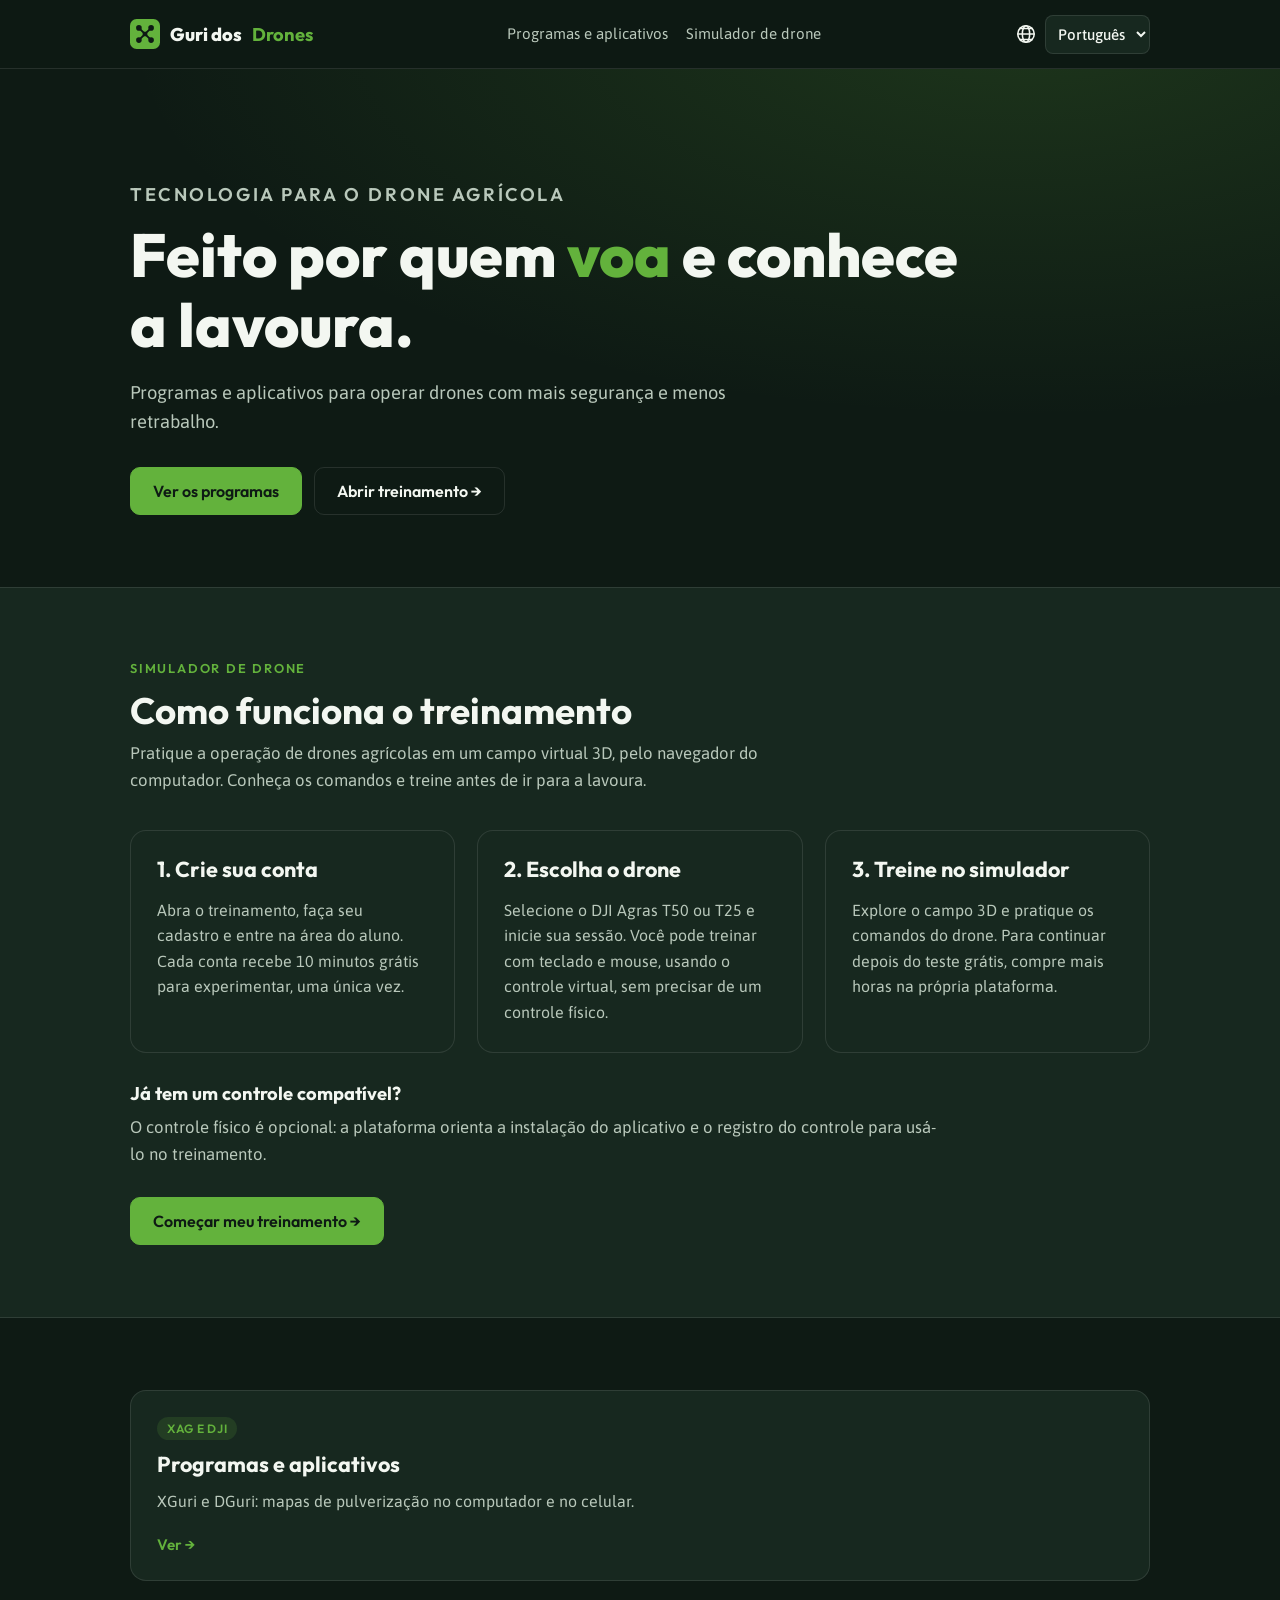
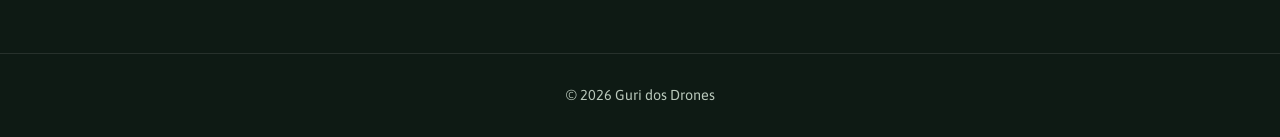
<file: index.html>
<!DOCTYPE html>
<html lang="pt-BR">
<head>
<meta charset="utf-8">
<meta name="viewport" content="width=device-width, initial-scale=1">
<title>Guri dos Drones</title>
<meta name="description" content="Programas e aplicativos para quem trabalha com drones agrícolas: XGuri e DGuri.">
<meta name="theme-color" content="#0E1A14">
<link rel="icon" href="assets/logo.svg" type="image/svg+xml">
<link rel="preconnect" href="https://fonts.googleapis.com">
<link rel="preconnect" href="https://fonts.gstatic.com" crossorigin>
<link rel="stylesheet" href="https://fonts.googleapis.com/css2?family=Outfit:wght@600;700;800&family=Asap:wght@400;500;600&display=swap">
<link rel="stylesheet" href="css/site.css">
<script defer src="idiomas-dados.js"></script>
<script defer src="idiomas.js"></script>
</head>
<body>
<header class="topo">
  <div class="env">
    <a class="marca" href="index.html"><img src="assets/logo.svg" alt="">Guri dos <b>Drones</b></a>
    <nav class="menu"><a href="programas.html">Programas e aplicativos</a><a href="https://guridosdrones-treinamento.web.app/">Simulador de drone</a></nav>
    <label class="idioma">
      <svg viewBox="0 0 24 24" width="22" height="22" fill="none" stroke="currentColor" stroke-width="1.7" aria-hidden="true"><circle cx="12" cy="12" r="9"/><ellipse cx="12" cy="12" rx="4" ry="9"/><path d="M3 12h18M5 6h14M5 18h14"/></svg>
      <select id="idioma" aria-label="Escolher idioma" title="Escolher idioma"><option value="pt" lang="pt-BR">Português</option><option value="en" lang="en">English</option><option value="es" lang="es">Español</option></select>
    </label>
  </div>
</header>
<div class="hero">
  <div class="env">
    <p class="olho">Tecnologia para o drone agrícola</p>
    <h1>Feito por quem <em>voa</em> e conhece a lavoura.</h1>
    <p>Programas e aplicativos para operar drones com mais segurança e menos retrabalho.</p>
    <div class="botoes">
      <a class="btn btn--cheio" href="programas.html">Ver os programas</a>
      <a class="btn" href="https://guridosdrones-treinamento.web.app/">Abrir treinamento →</a>
    </div>
  </div>
</div>
<section class="faixa treinamento-inicio" id="treinamento" aria-labelledby="titulo-treinamento">
  <div class="env">
    <p class="olho">Simulador de drone</p>
    <h2 id="titulo-treinamento">Como funciona o treinamento</h2>
    <p class="sub">Pratique a operação de drones agrícolas em um campo virtual 3D, pelo navegador do computador. Conheça os comandos e treine antes de ir para a lavoura.</p>
    <div class="grade">
      <article class="cartao"><h3>1. Crie sua conta</h3><p>Abra o treinamento, faça seu cadastro e entre na área do aluno. Cada conta recebe 10 minutos grátis para experimentar, uma única vez.</p></article>
      <article class="cartao"><h3>2. Escolha o drone</h3><p>Selecione o DJI Agras T50 ou T25 e inicie sua sessão. Você pode treinar com teclado e mouse, usando o controle virtual, sem precisar de um controle físico.</p></article>
      <article class="cartao"><h3>3. Treine no simulador</h3><p>Explore o campo 3D e pratique os comandos do drone. Para continuar depois do teste grátis, compre mais horas na própria plataforma.</p></article>
    </div>
    <div class="treinamento-controle"><h3>Já tem um controle compatível?</h3><p>O controle físico é opcional: a plataforma orienta a instalação do aplicativo e o registro do controle para usá-lo no treinamento.</p></div>
    <div class="botoes"><a class="btn btn--cheio" href="https://guridosdrones-treinamento.web.app/">Começar meu treinamento →</a></div>
  </div>
</section>
<section class="atalhos"><div class="env">
<div class="grade">
<a class="cartao" href="programas.html"><span class="selo">XAG e DJI</span><h3>Programas e aplicativos</h3><p>XGuri e DGuri: mapas de pulverização no computador e no celular.</p><div class="links"><span style="color:var(--acento)">Ver →</span></div></a>
</div></div></section>
<footer>
  <div class="env">© 2026 Guri dos Drones</div>
</footer>
</body>
</html>
</file>
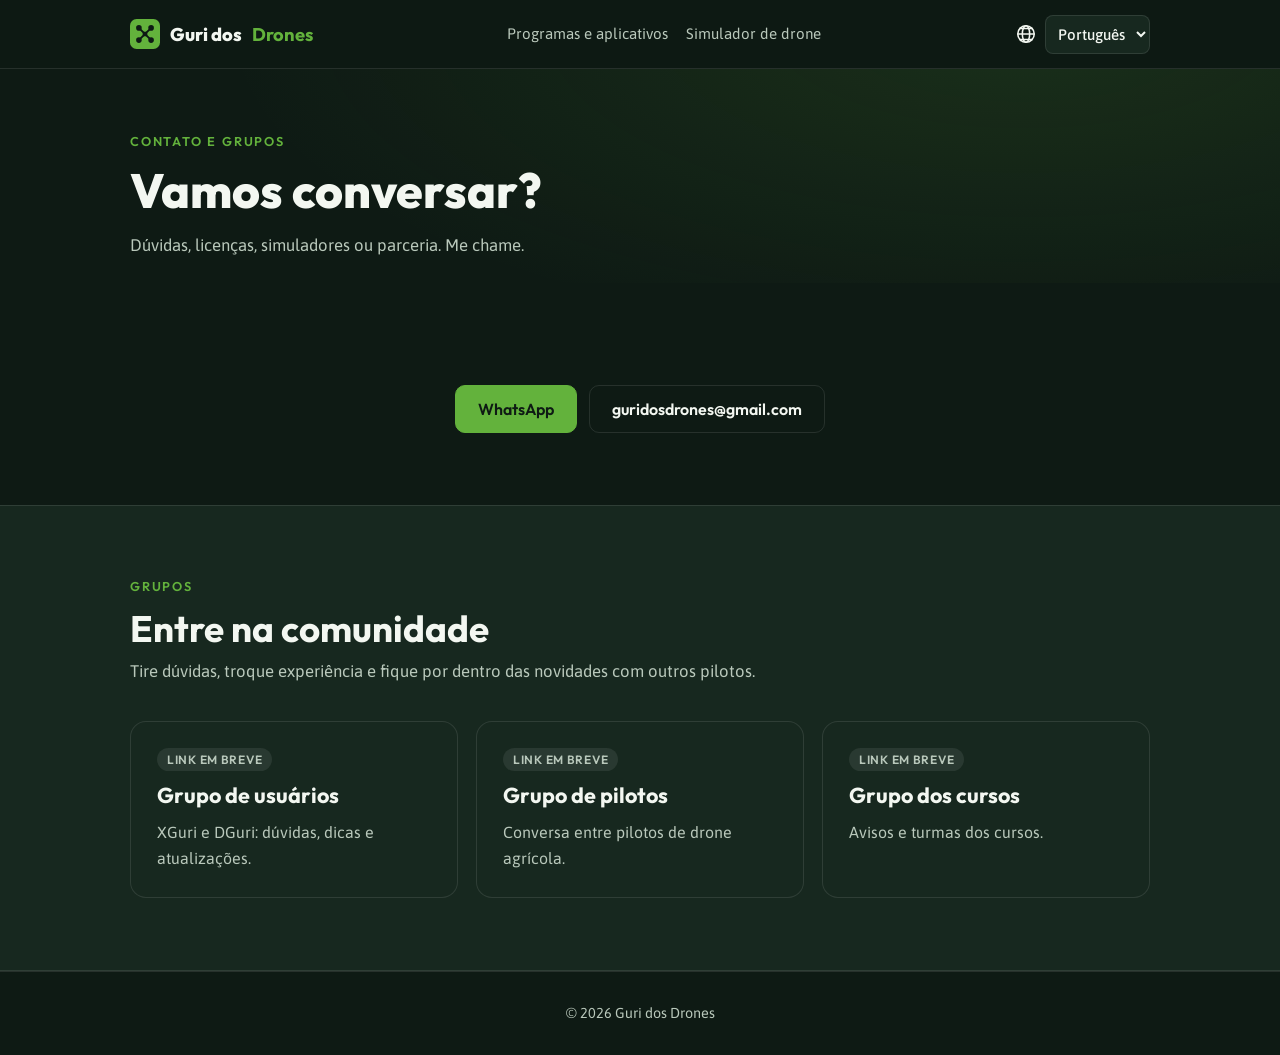
<file: contato.html>
<!DOCTYPE html>
<html lang="pt-BR">
<head>
<meta charset="utf-8">
<meta name="viewport" content="width=device-width, initial-scale=1">
<title>Contato · Guri dos Drones</title>
<meta name="description" content="Fale com o Guri dos Drones pelo WhatsApp ou e-mail.">
<meta name="theme-color" content="#0E1A14">
<link rel="icon" href="assets/logo.svg" type="image/svg+xml">
<link rel="preconnect" href="https://fonts.googleapis.com">
<link rel="preconnect" href="https://fonts.gstatic.com" crossorigin>
<link rel="stylesheet" href="https://fonts.googleapis.com/css2?family=Outfit:wght@600;700;800&family=Asap:wght@400;500;600&display=swap">
<link rel="stylesheet" href="css/site.css">
<script defer src="idiomas-dados.js"></script>
<script defer src="idiomas.js"></script>
</head>
<body>
<header class="topo">
  <div class="env">
    <a class="marca" href="index.html"><img src="assets/logo.svg" alt="">Guri dos <b>Drones</b></a>
    <nav class="menu"><a href="programas.html">Programas e aplicativos</a><a href="https://guridosdrones-treinamento.web.app/">Simulador de drone</a></nav>
    <label class="idioma">
      <svg viewBox="0 0 24 24" width="22" height="22" fill="none" stroke="currentColor" stroke-width="1.7" aria-hidden="true"><circle cx="12" cy="12" r="9"/><ellipse cx="12" cy="12" rx="4" ry="9"/><path d="M3 12h18M5 6h14M5 18h14"/></svg>
      <select id="idioma" aria-label="Escolher idioma" title="Escolher idioma"><option value="pt" lang="pt-BR">Português</option><option value="en" lang="en">English</option><option value="es" lang="es">Español</option></select>
    </label>
  </div>
</header>
<div class="pagina"><div class="env"><p class="olho">Contato e grupos</p><h1>Vamos conversar?</h1><p class="sub">Dúvidas, licenças, simuladores ou parceria. Me chame.</p></div></div>
<section class="contato"><div class="env"><div class="botoes">
      <a class="btn btn--cheio" href="https://wa.me/5555996898432?text=Ol%C3%A1%2C%20vim%20pelo%20site%20Guri%20dos%20Drones">WhatsApp</a>
      <a class="btn" href="mailto:guridosdrones@gmail.com">guridosdrones@gmail.com</a>
    </div></div></section>
<section class="faixa"><div class="env"><p class="olho">Grupos</p><h2>Entre na comunidade</h2><p class="sub">Tire dúvidas, troque experiência e fique por dentro das novidades com outros pilotos.</p><div class="grade"><article class="cartao"><span class="selo selo--breve">Link em breve</span><h3>Grupo de usuários</h3><p>XGuri e DGuri: dúvidas, dicas e atualizações.</p></article><article class="cartao"><span class="selo selo--breve">Link em breve</span><h3>Grupo de pilotos</h3><p>Conversa entre pilotos de drone agrícola.</p></article><article class="cartao"><span class="selo selo--breve">Link em breve</span><h3>Grupo dos cursos</h3><p>Avisos e turmas dos cursos.</p></article></div></div></section>
<footer>
  <div class="env">© 2026 Guri dos Drones</div>
</footer>
</body>
</html>
</file>
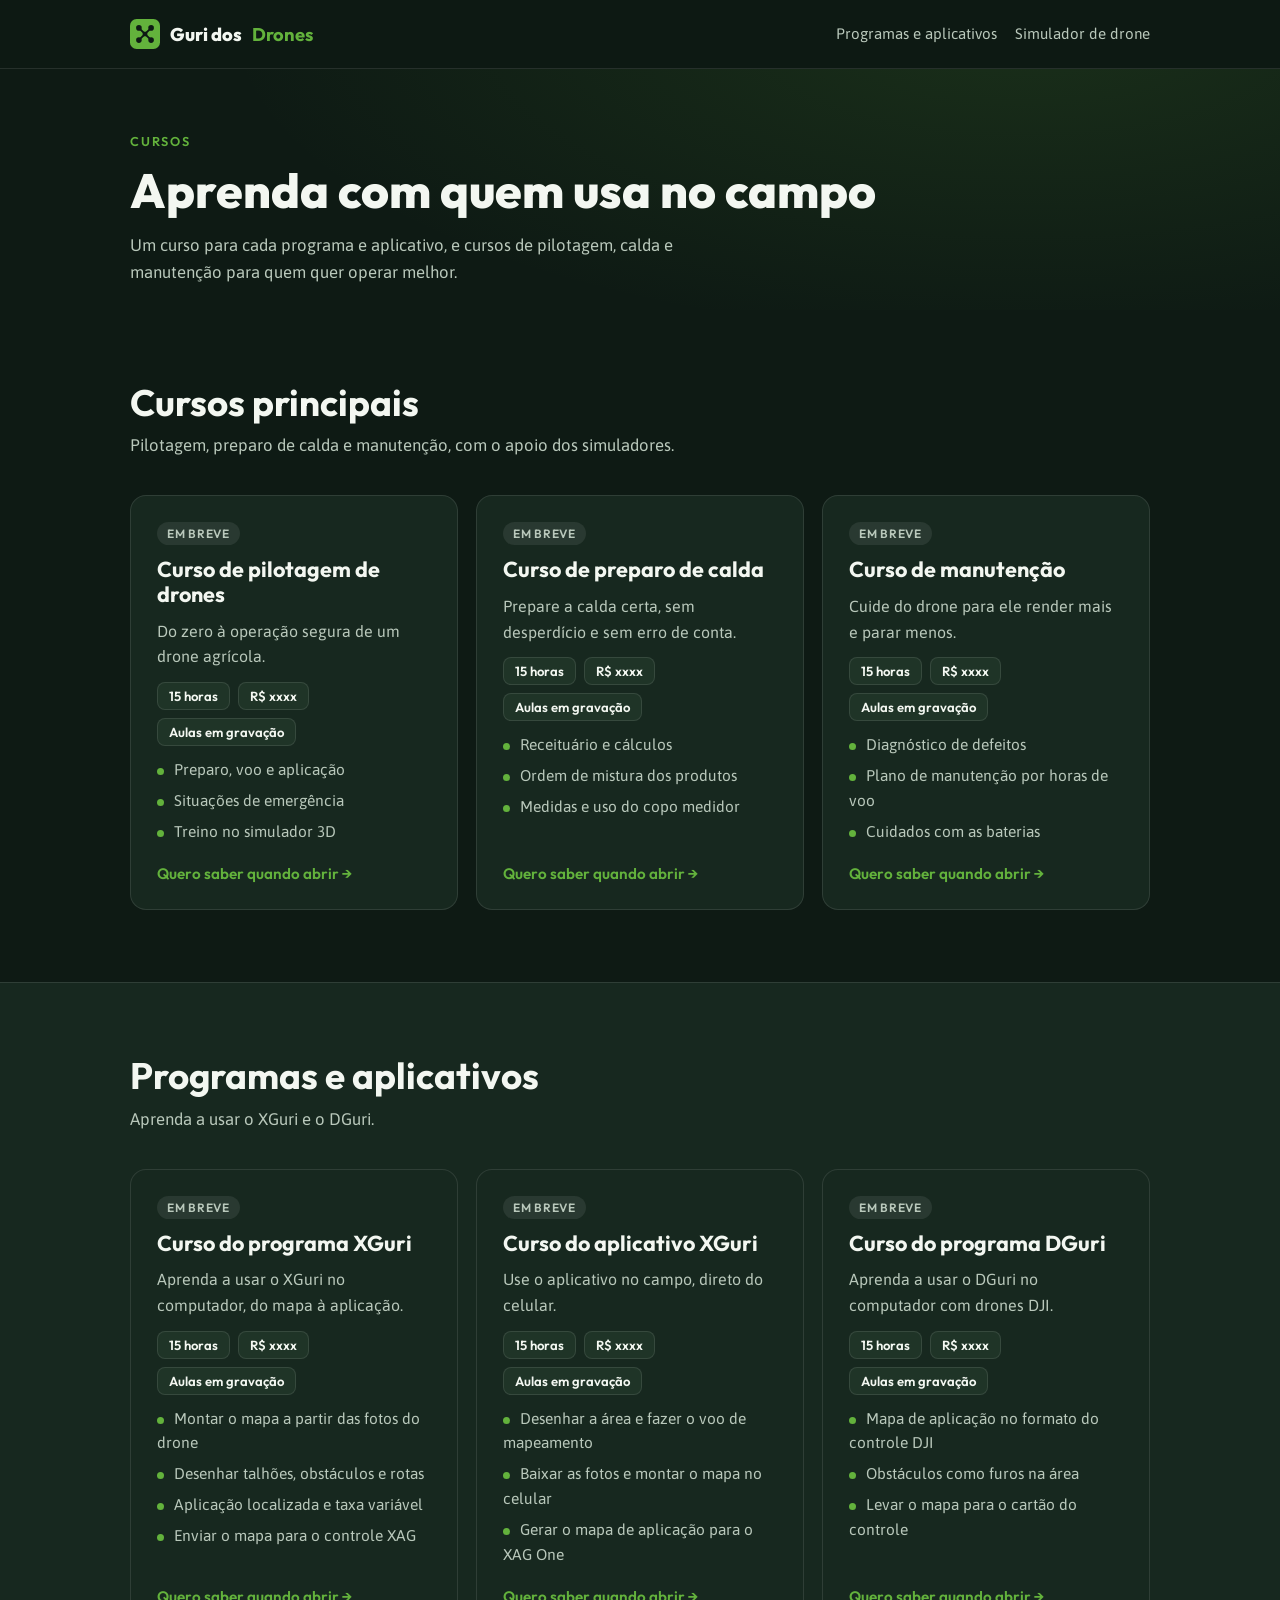
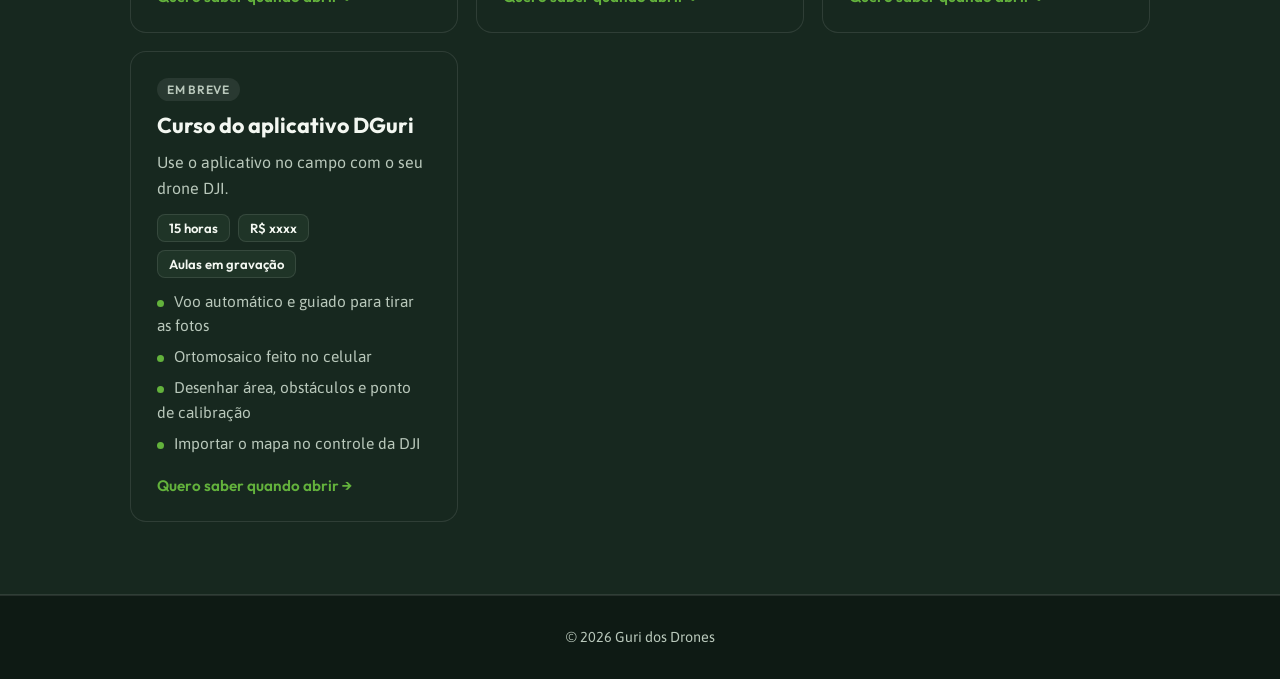
<file: cursos.html>
<!DOCTYPE html>
<html lang="pt-BR">
<head>
<meta charset="utf-8">
<meta name="viewport" content="width=device-width, initial-scale=1">
<title>Cursos · Guri dos Drones</title>
<meta name="description" content="Cursos do XGuri, do DGuri, de pilotagem, manutenção e preparo de calda.">
<meta name="theme-color" content="#0E1A14">
<link rel="icon" href="assets/logo.svg" type="image/svg+xml">
<link rel="preconnect" href="https://fonts.googleapis.com">
<link rel="preconnect" href="https://fonts.gstatic.com" crossorigin>
<link rel="stylesheet" href="https://fonts.googleapis.com/css2?family=Outfit:wght@600;700;800&family=Asap:wght@400;500;600&display=swap">
<link rel="stylesheet" href="css/site.css">
</head>
<body>
<header class="topo">
  <div class="env">
    <a class="marca" href="index.html"><img src="assets/logo.svg" alt="">Guri dos <b>Drones</b></a>
    <nav class="menu"><a href="programas.html">Programas e aplicativos</a><a href="https://guridosdrones-treinamento.web.app/">Simulador de drone</a></nav>
  </div>
</header>
<div class="pagina"><div class="env"><p class="olho">Cursos</p><h1>Aprenda com quem usa no campo</h1><p class="sub">Um curso para cada programa e aplicativo, e cursos de pilotagem, calda e manutenção para quem quer operar melhor.</p></div></div>
<section><div class="env"><h2>Cursos principais</h2><p class="sub">Pilotagem, preparo de calda e manutenção, com o apoio dos simuladores.</p><div class="grade"><article class="cartao" id="curso-piloto">
  <span class="selo selo--breve">Em breve</span>
  <h3>Curso de pilotagem de drones</h3>
  <p>Do zero à operação segura de um drone agrícola.</p>
  <p class="meta"><span>15 horas</span><span>R$ xxxx</span><span>Aulas em gravação</span></p><ul><li>Preparo, voo e aplicação</li><li>Situações de emergência</li><li>Treino no simulador 3D</li></ul>
  <div class="links"><a href="https://wa.me/5555996898432?text=Ol%C3%A1%2C%20quero%20saber%20do%20curso%3A%20Curso%20de%20pilotagem%20de%20drones">Quero saber quando abrir →</a></div>
</article><article class="cartao" id="curso-calda">
  <span class="selo selo--breve">Em breve</span>
  <h3>Curso de preparo de calda</h3>
  <p>Prepare a calda certa, sem desperdício e sem erro de conta.</p>
  <p class="meta"><span>15 horas</span><span>R$ xxxx</span><span>Aulas em gravação</span></p><ul><li>Receituário e cálculos</li><li>Ordem de mistura dos produtos</li><li>Medidas e uso do copo medidor</li></ul>
  <div class="links"><a href="https://wa.me/5555996898432?text=Ol%C3%A1%2C%20quero%20saber%20do%20curso%3A%20Curso%20de%20preparo%20de%20calda">Quero saber quando abrir →</a></div>
</article><article class="cartao" id="curso-manutencao">
  <span class="selo selo--breve">Em breve</span>
  <h3>Curso de manutenção</h3>
  <p>Cuide do drone para ele render mais e parar menos.</p>
  <p class="meta"><span>15 horas</span><span>R$ xxxx</span><span>Aulas em gravação</span></p><ul><li>Diagnóstico de defeitos</li><li>Plano de manutenção por horas de voo</li><li>Cuidados com as baterias</li></ul>
  <div class="links"><a href="https://wa.me/5555996898432?text=Ol%C3%A1%2C%20quero%20saber%20do%20curso%3A%20Curso%20de%20manuten%C3%A7%C3%A3o">Quero saber quando abrir →</a></div>
</article></div></div></section>
<section class="faixa"><div class="env"><h2>Programas e aplicativos</h2><p class="sub">Aprenda a usar o XGuri e o DGuri.</p><div class="grade"><article class="cartao" id="curso-xguri-programa">
  <span class="selo selo--breve">Em breve</span>
  <h3>Curso do programa XGuri</h3>
  <p>Aprenda a usar o XGuri no computador, do mapa à aplicação.</p>
  <p class="meta"><span>15 horas</span><span>R$ xxxx</span><span>Aulas em gravação</span></p><ul><li>Montar o mapa a partir das fotos do drone</li><li>Desenhar talhões, obstáculos e rotas</li><li>Aplicação localizada e taxa variável</li><li>Enviar o mapa para o controle XAG</li></ul>
  <div class="links"><a href="https://wa.me/5555996898432?text=Ol%C3%A1%2C%20quero%20saber%20do%20curso%3A%20Curso%20do%20programa%20XGuri">Quero saber quando abrir →</a></div>
</article><article class="cartao" id="curso-xguri-app">
  <span class="selo selo--breve">Em breve</span>
  <h3>Curso do aplicativo XGuri</h3>
  <p>Use o aplicativo no campo, direto do celular.</p>
  <p class="meta"><span>15 horas</span><span>R$ xxxx</span><span>Aulas em gravação</span></p><ul><li>Desenhar a área e fazer o voo de mapeamento</li><li>Baixar as fotos e montar o mapa no celular</li><li>Gerar o mapa de aplicação para o XAG One</li></ul>
  <div class="links"><a href="https://wa.me/5555996898432?text=Ol%C3%A1%2C%20quero%20saber%20do%20curso%3A%20Curso%20do%20aplicativo%20XGuri">Quero saber quando abrir →</a></div>
</article><article class="cartao" id="curso-dguri-programa">
  <span class="selo selo--breve">Em breve</span>
  <h3>Curso do programa DGuri</h3>
  <p>Aprenda a usar o DGuri no computador com drones DJI.</p>
  <p class="meta"><span>15 horas</span><span>R$ xxxx</span><span>Aulas em gravação</span></p><ul><li>Mapa de aplicação no formato do controle DJI</li><li>Obstáculos como furos na área</li><li>Levar o mapa para o cartão do controle</li></ul>
  <div class="links"><a href="https://wa.me/5555996898432?text=Ol%C3%A1%2C%20quero%20saber%20do%20curso%3A%20Curso%20do%20programa%20DGuri">Quero saber quando abrir →</a></div>
</article><article class="cartao" id="curso-dguri-app">
  <span class="selo selo--breve">Em breve</span>
  <h3>Curso do aplicativo DGuri</h3>
  <p>Use o aplicativo no campo com o seu drone DJI.</p>
  <p class="meta"><span>15 horas</span><span>R$ xxxx</span><span>Aulas em gravação</span></p><ul><li>Voo automático e guiado para tirar as fotos</li><li>Ortomosaico feito no celular</li><li>Desenhar área, obstáculos e ponto de calibração</li><li>Importar o mapa no controle da DJI</li></ul>
  <div class="links"><a href="https://wa.me/5555996898432?text=Ol%C3%A1%2C%20quero%20saber%20do%20curso%3A%20Curso%20do%20aplicativo%20DGuri">Quero saber quando abrir →</a></div>
</article></div></div></section>
<footer>
  <div class="env">© 2026 Guri dos Drones</div>
</footer>
</body>
</html>
</file>
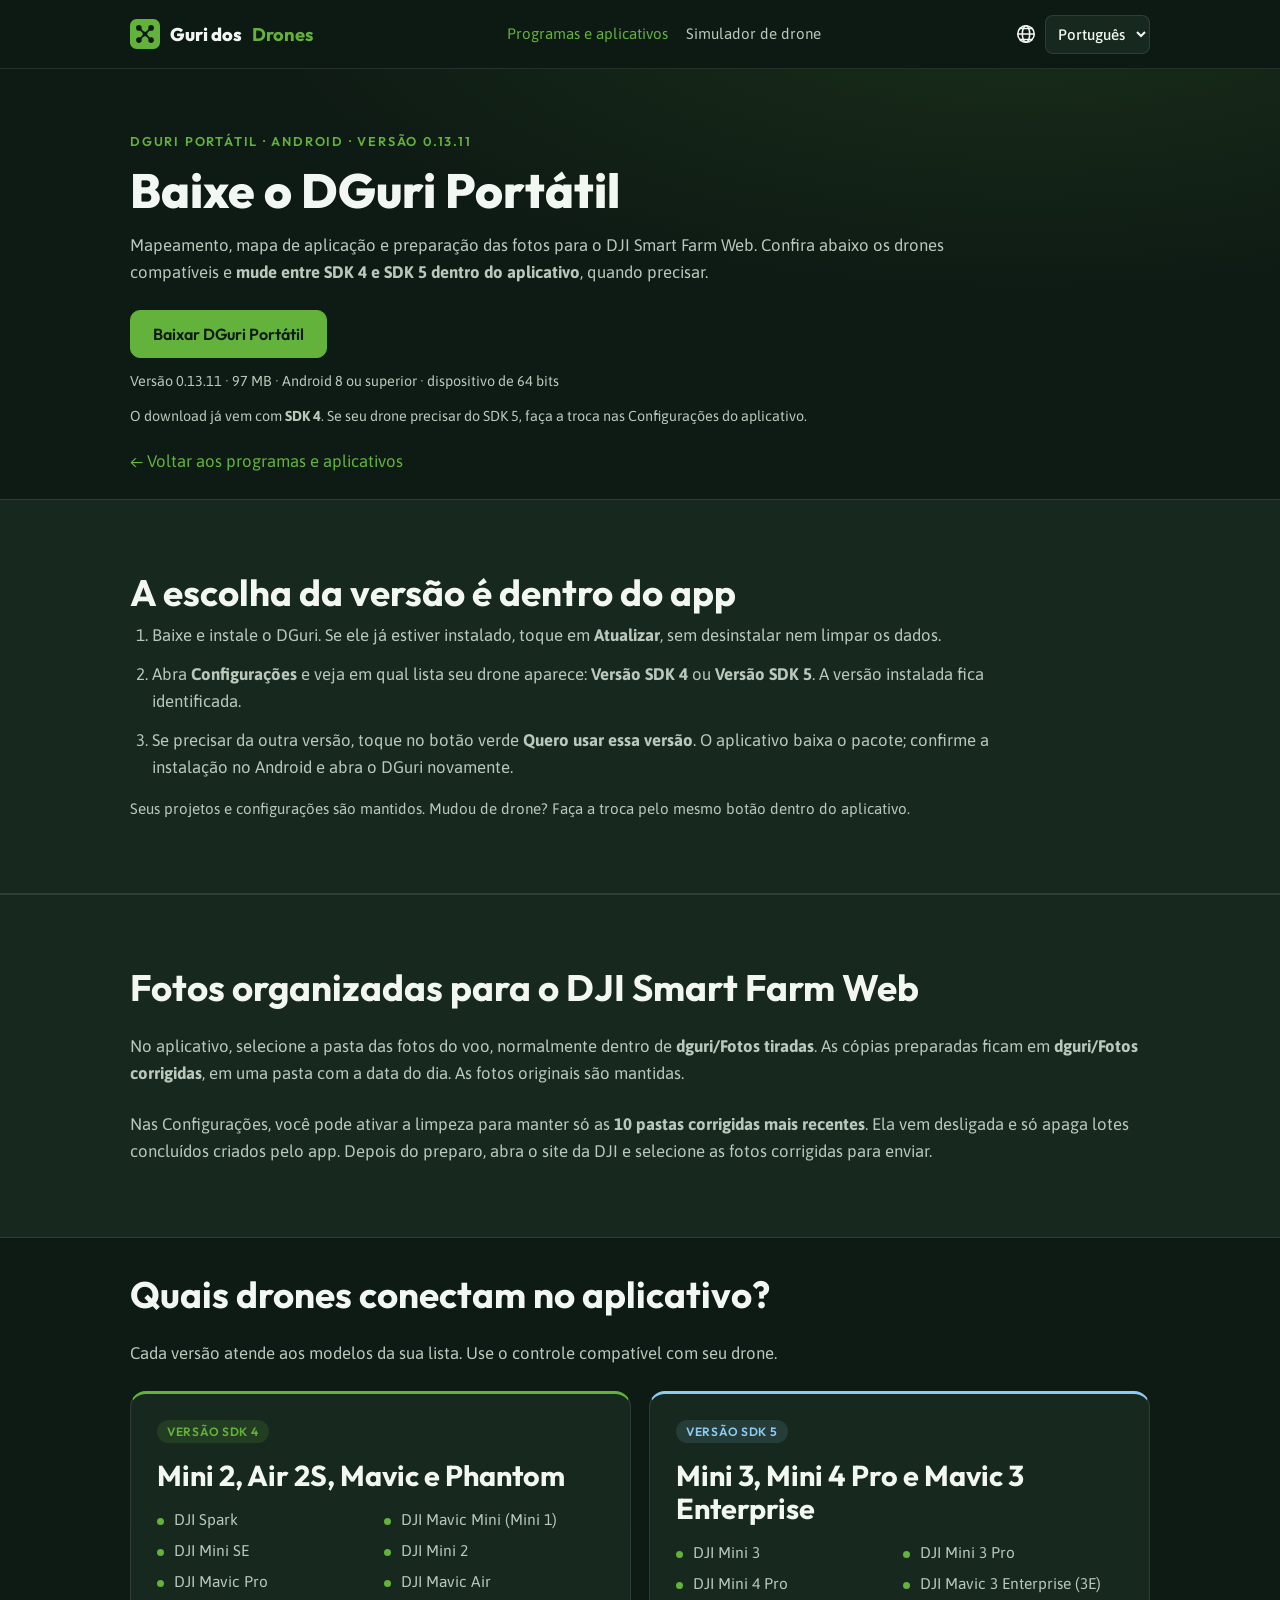
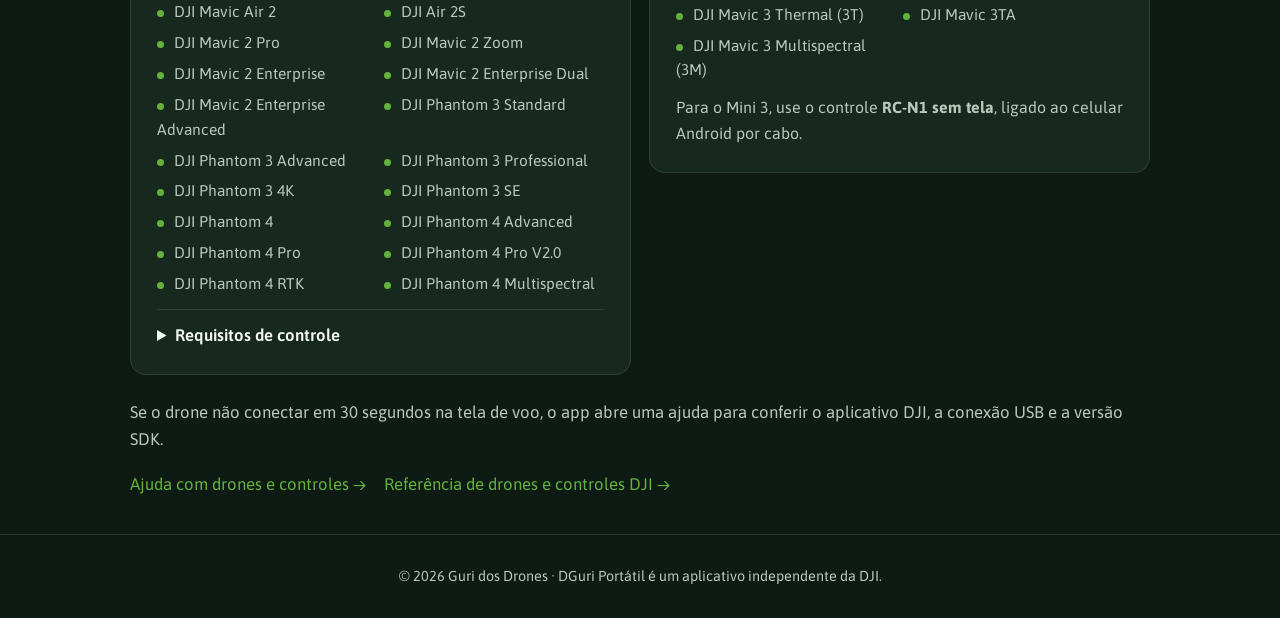
<file: dguri-portatil.html>
<!DOCTYPE html>
<html lang="pt-BR">
<head>
<meta charset="utf-8">
<meta name="viewport" content="width=device-width, initial-scale=1">
<title>DGuri Portátil · Download e drones compatíveis</title>
<meta name="description" content="Baixe o DGuri Portátil, confira os drones compatíveis com SDK 4 e SDK 5 e mude de versão nas Configurações do aplicativo.">
<meta name="theme-color" content="#0E1A14">
<link rel="icon" href="assets/logo.svg" type="image/svg+xml">
<link rel="preconnect" href="https://fonts.googleapis.com">
<link rel="preconnect" href="https://fonts.gstatic.com" crossorigin>
<link rel="stylesheet" href="https://fonts.googleapis.com/css2?family=Outfit:wght@600;700;800&family=Asap:wght@400;500;600&display=swap">
<link rel="stylesheet" href="css/site.css">
<style>
  .pagina .sub{max-width:52em}
  .baixar-app{display:inline-block;margin-top:24px;text-align:center}
  .meta-arquivo{color:var(--fraco);font-size:.9rem;margin-top:12px}
  .downloads{grid-template-columns:repeat(auto-fit,minmax(min(310px,100%),1fr));align-items:start}
  .downloads .cartao{min-width:0;border-top:3px solid var(--acento)}
  .downloads .pacote-novo{border-top-color:#8ECBF3}
  .pacote-novo .selo{background:rgba(142,203,243,.12);color:#8ECBF3}
  .downloads h3{font-size:clamp(1.4rem,3vw,1.8rem);margin:4px 0}
  .modelos{padding-left:1.2em;display:grid;gap:8px;grid-template-columns:repeat(auto-fit,minmax(min(180px,100%),1fr))}
  .downloads details{border-top:1px solid var(--borda);padding-top:12px}
  .downloads summary{cursor:pointer;font-weight:600}
  .downloads details p{margin-top:10px}
  .compatibilidade{padding:36px 0}
  .compatibilidade .grade{margin-top:24px}
  .orientacao{margin-top:24px;color:var(--fraco)}
  .passos{padding-left:1.3em;display:grid;gap:12px;color:var(--fraco);max-width:52em}
  .voltar-download{display:inline-block;margin-top:20px;color:var(--acento)}
  .fontes{display:flex;gap:18px;flex-wrap:wrap;margin-top:18px;color:var(--acento)}
  a:focus-visible,summary:focus-visible{outline:3px solid #fff;outline-offset:5px}
  @media(max-width:760px){.pagina{padding-top:36px}.downloads .cartao{padding:22px}}
</style>
<script defer src="idiomas-dados.js"></script>
<script defer src="idiomas.js"></script>
</head>
<body>
<header class="topo">
  <div class="env">
    <a class="marca" href="index.html"><img src="assets/logo.svg" alt="">Guri dos <b>Drones</b></a>
    <nav class="menu" aria-label="Menu principal"><a href="programas.html" class="ativo">Programas e aplicativos</a><a href="https://guridosdrones-treinamento.web.app/">Simulador de drone</a></nav>
    <label class="idioma">
      <svg viewBox="0 0 24 24" width="22" height="22" fill="none" stroke="currentColor" stroke-width="1.7" aria-hidden="true"><circle cx="12" cy="12" r="9"/><ellipse cx="12" cy="12" rx="4" ry="9"/><path d="M3 12h18M5 6h14M5 18h14"/></svg>
      <select id="idioma" aria-label="Escolher idioma" title="Escolher idioma"><option value="pt" lang="pt-BR">Português</option><option value="en" lang="en">English</option><option value="es" lang="es">Español</option></select>
    </label>
  </div>
</header>

<main>
  <div class="pagina"><div class="env">
    <p class="olho">DGuri Portátil · Android · versão 0.13.11</p>
    <h1>Baixe o DGuri Portátil</h1>
    <p class="sub">Mapeamento, mapa de aplicação e preparação das fotos para o DJI Smart Farm Web. Confira abaixo os drones compatíveis e <strong>mude entre SDK 4 e SDK 5 dentro do aplicativo</strong>, quando precisar.</p>
    <a class="btn btn--cheio baixar-app" data-download="dguri" href="https://github.com/guridosdrones-spec/dguri-portatil-atualizacoes/releases/download/v0.13.11/dguri-portatil-0.13.11-classico.apk">Baixar DGuri Portátil</a>
    <p class="meta-arquivo">Versão 0.13.11 · 97 MB · Android 8 ou superior · dispositivo de 64 bits</p>
    <p class="meta-arquivo">O download já vem com <strong>SDK 4</strong>. Se seu drone precisar do SDK 5, faça a troca nas Configurações do aplicativo.</p>
    <a class="voltar-download" href="programas.html">← Voltar aos programas e aplicativos</a>
  </div></div>

  <section class="faixa" aria-labelledby="como-mudar"><div class="env">
    <h2 id="como-mudar">A escolha da versão é dentro do app</h2>
    <ol class="passos">
      <li>Baixe e instale o DGuri. Se ele já estiver instalado, toque em <strong>Atualizar</strong>, sem desinstalar nem limpar os dados.</li>
      <li>Abra <strong>Configurações</strong> e veja em qual lista seu drone aparece: <strong>Versão SDK 4</strong> ou <strong>Versão SDK 5</strong>. A versão instalada fica identificada.</li>
      <li>Se precisar da outra versão, toque no botão verde <strong>Quero usar essa versão</strong>. O aplicativo baixa o pacote; confirme a instalação no Android e abra o DGuri novamente.</li>
    </ol>
    <p class="nota">Seus projetos e configurações são mantidos. Mudou de drone? Faça a troca pelo mesmo botão dentro do aplicativo.</p>
  </div></section>

  <section class="faixa" aria-labelledby="fotos-smartfarm"><div class="env">
    <h2 id="fotos-smartfarm">Fotos organizadas para o DJI Smart Farm Web</h2>
    <p class="orientacao">No aplicativo, selecione a pasta das fotos do voo, normalmente dentro de <strong>dguri/Fotos tiradas</strong>. As cópias preparadas ficam em <strong>dguri/Fotos corrigidas</strong>, em uma pasta com a data do dia. As fotos originais são mantidas.</p>
    <p class="orientacao">Nas Configurações, você pode ativar a limpeza para manter só as <strong>10 pastas corrigidas mais recentes</strong>. Ela vem desligada e só apaga lotes concluídos criados pelo app. Depois do preparo, abra o site da DJI e selecione as fotos corrigidas para enviar.</p>
  </div></section>

  <section class="compatibilidade" aria-labelledby="drones-compativeis"><div class="env">
    <h2 id="drones-compativeis">Quais drones conectam no aplicativo?</h2>
    <p class="orientacao">Cada versão atende aos modelos da sua lista. Use o controle compatível com seu drone.</p>
    <div class="grade downloads">
      <article class="cartao" id="mini-2" aria-labelledby="titulo-classico">
        <span class="selo">Versão SDK 4</span>
        <h3 id="titulo-classico">Mini 2, Air 2S, Mavic e Phantom</h3>
        <ul class="modelos"><li>DJI Spark</li><li>DJI Mavic Mini (Mini 1)</li><li>DJI Mini SE</li><li>DJI Mini 2</li><li>DJI Mavic Pro</li><li>DJI Mavic Air</li><li>DJI Mavic Air 2</li><li>DJI Air 2S</li><li>DJI Mavic 2 Pro</li><li>DJI Mavic 2 Zoom</li><li>DJI Mavic 2 Enterprise</li><li>DJI Mavic 2 Enterprise Dual</li><li>DJI Mavic 2 Enterprise Advanced</li><li>DJI Phantom 3 Standard</li><li>DJI Phantom 3 Advanced</li><li>DJI Phantom 3 Professional</li><li>DJI Phantom 3 4K</li><li>DJI Phantom 3 SE</li><li>DJI Phantom 4</li><li>DJI Phantom 4 Advanced</li><li>DJI Phantom 4 Pro</li><li>DJI Phantom 4 Pro V2.0</li><li>DJI Phantom 4 RTK</li><li>DJI Phantom 4 Multispectral</li></ul>
        <details><summary>Requisitos de controle</summary>
          <p>Phantom 4 Pro e Advanced: controle sem tela; versões Pro+ e Advanced+ não são compatíveis com este APK. Phantom 4 RTK: controle SDK sem tela.</p>
          <p>Smart Controller antigo: a instalação exige Android 8 ou superior. Spark e alguns Phantom 3 usam a conexão Wi-Fi do controle.</p>
        </details>
      </article>
      <article class="cartao pacote-novo" id="mini-3" aria-labelledby="titulo-novo">
        <span class="selo">Versão SDK 5</span>
        <h3 id="titulo-novo">Mini 3, Mini 4 Pro e Mavic 3 Enterprise</h3>
        <ul class="modelos"><li>DJI Mini 3</li><li>DJI Mini 3 Pro</li><li>DJI Mini 4 Pro</li><li>DJI Mavic 3 Enterprise (3E)</li><li>DJI Mavic 3 Thermal (3T)</li><li>DJI Mavic 3TA</li><li>DJI Mavic 3 Multispectral (3M)</li></ul>
        <p>Para o Mini 3, use o controle <strong>RC-N1 sem tela</strong>, ligado ao celular Android por cabo.</p>
      </article>
    </div>
    <div class="orientacao">
      <p>Se o drone não conectar em 30 segundos na tela de voo, o app abre uma ajuda para conferir o aplicativo DJI, a conexão USB e a versão SDK.</p>
      <div class="fontes"><a href="contato.html">Ajuda com drones e controles →</a><a href="https://developer.dji.com/doc/mobile-sdk-tutorial/en/">Referência de drones e controles DJI →</a></div>
    </div>
  </div></section>
</main>
<footer><div class="env">© 2026 Guri dos Drones · DGuri Portátil é um aplicativo independente da DJI.</div></footer>
</body>
</html>
</file>
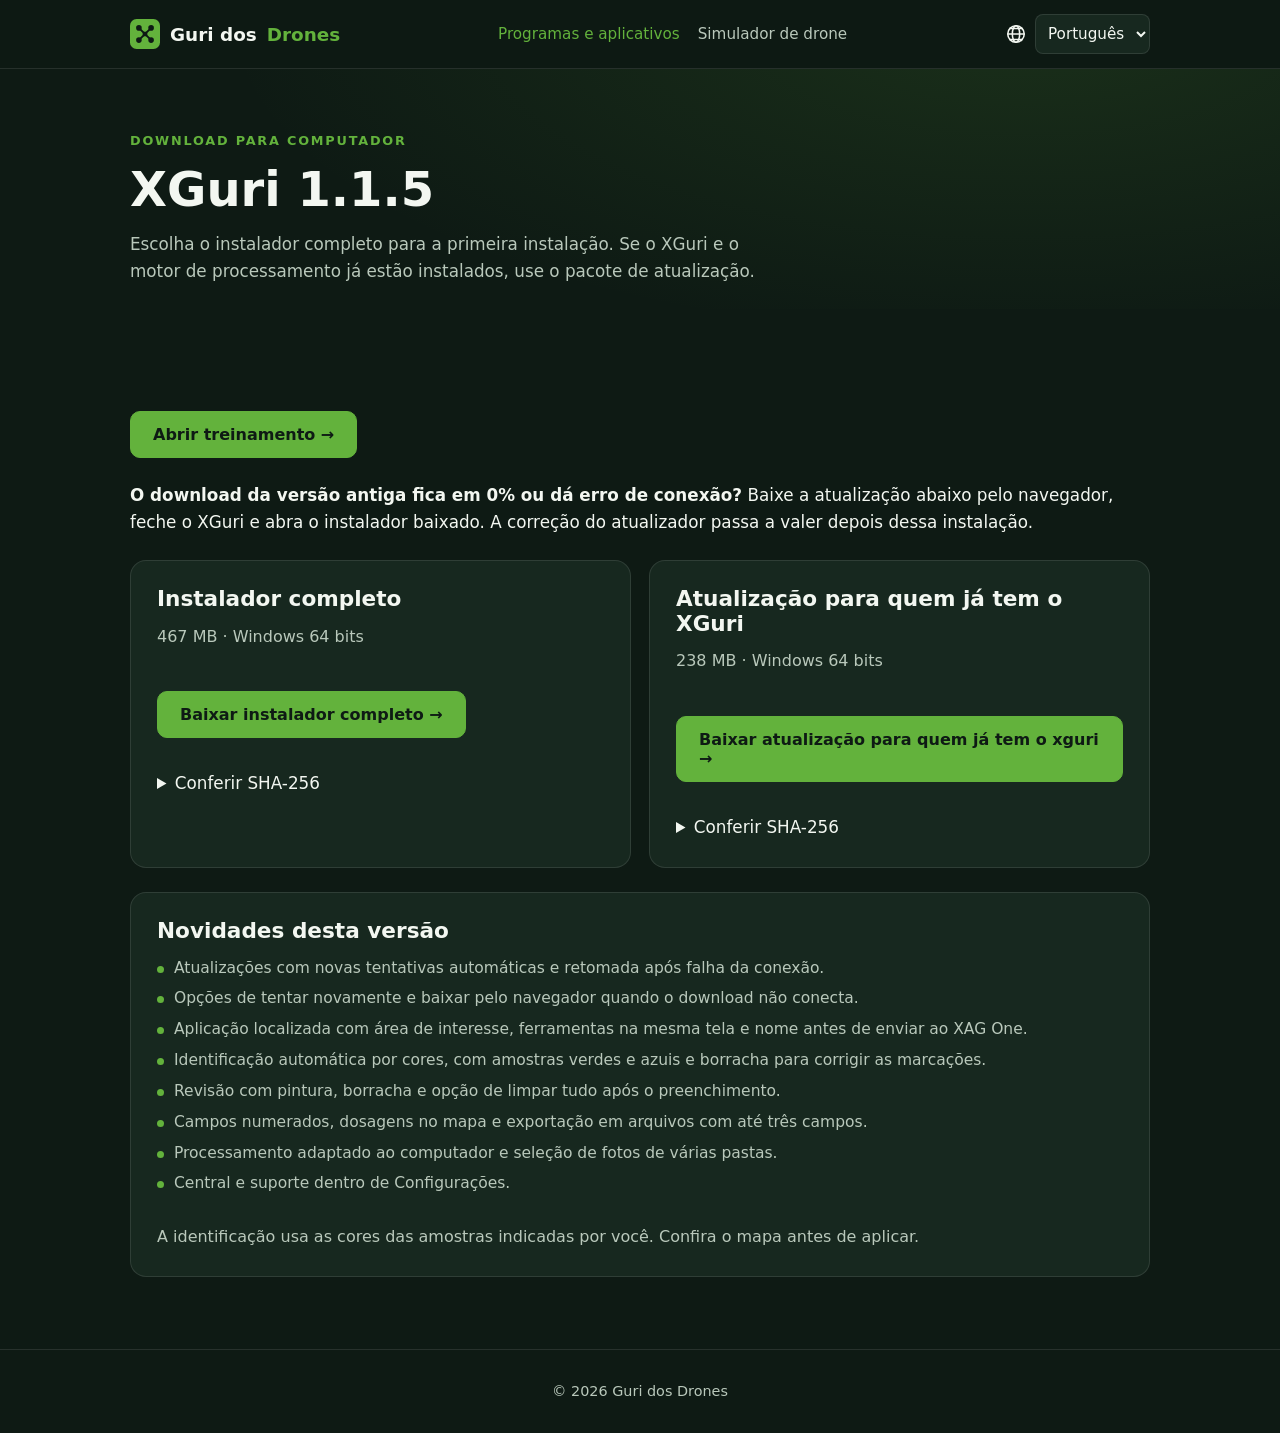
<file: download-xguri.html>
<!DOCTYPE html>
<html lang="pt-BR"><head><meta charset="utf-8"><meta name="viewport" content="width=device-width, initial-scale=1">
<title>Baixar XGuri 1.1.5 · Guri dos Drones</title>
<meta name="description" content="Baixe o XGuri para Windows: mapas de aplicação, identificação por cores e processamento de fotos.">
<link rel="icon" href="assets/logo.svg" type="image/svg+xml"><link rel="stylesheet" href="css/site.css">
<script defer src="idiomas-dados.js"></script>
<script defer src="idiomas.js"></script>
</head><body><header class="topo">
  <div class="env">
    <a class="marca" href="index.html"><img src="assets/logo.svg" alt="">Guri dos <b>Drones</b></a>
    <nav class="menu"><a href="programas.html" class="ativo">Programas e aplicativos</a><a href="https://guridosdrones-treinamento.web.app/">Simulador de drone</a></nav>
    <label class="idioma">
      <svg viewBox="0 0 24 24" width="22" height="22" fill="none" stroke="currentColor" stroke-width="1.7" aria-hidden="true"><circle cx="12" cy="12" r="9"/><ellipse cx="12" cy="12" rx="4" ry="9"/><path d="M3 12h18M5 6h14M5 18h14"/></svg>
      <select id="idioma" aria-label="Escolher idioma" title="Escolher idioma"><option value="pt" lang="pt-BR">Português</option><option value="en" lang="en">English</option><option value="es" lang="es">Español</option></select>
    </label>
  </div>
</header>
<div class="pagina"><div class="env"><p class="olho">Download para computador</p><h1>XGuri 1.1.5</h1>
<p class="sub">Escolha o instalador completo para a primeira instalação. Se o XGuri e o motor de processamento já estão instalados, use o pacote de atualização.</p></div></div>
<section><div class="env"><div class="botoes" style="margin-bottom:24px"><a class="btn btn--cheio" href="https://guridosdrones-treinamento.web.app/">Abrir treinamento →</a></div><p style="margin-bottom:24px"><strong>O download da versão antiga fica em 0% ou dá erro de conexão?</strong> Baixe a atualização abaixo pelo navegador, feche o XGuri e abra o instalador baixado. A correção do atualizador passa a valer depois dessa instalação.</p><div class="grade"><article class="cartao"><h3>Instalador completo</h3>
<p>467 MB · Windows 64 bits</p>
<div class="botoes"><a class="btn btn--cheio" href="https://github.com/guridosdrones-spec/xguri-site/releases/download/v1.1.5/XGuri_Setup_1.1.5.exe">Baixar instalador completo →</a></div>
<details style="margin-top:20px"><summary>Conferir SHA-256</summary><code style="overflow-wrap:anywhere">0078674f3c9eda1f25d0c6c6d6c20c035b03e66f01bcb1072875b298c2ad59cf</code></details></article><article class="cartao"><h3>Atualização para quem já tem o XGuri</h3>
<p>238 MB · Windows 64 bits</p>
<div class="botoes"><a class="btn btn--cheio" href="https://github.com/guridosdrones-spec/xguri-site/releases/download/v1.1.5/XGuri_Atualizacao_1.1.5.exe">Baixar atualização para quem já tem o xguri →</a></div>
<details style="margin-top:20px"><summary>Conferir SHA-256</summary><code style="overflow-wrap:anywhere">dd6c69654f8c8322a2aab80eef034eb73b51f1f30ea95079ff004fde73a05838</code></details></article></div>
<article class="cartao" style="margin-top:24px"><h3>Novidades desta versão</h3><ul>
<li>Atualizações com novas tentativas automáticas e retomada após falha da conexão.</li>
<li>Opções de tentar novamente e baixar pelo navegador quando o download não conecta.</li>
<li>Aplicação localizada com área de interesse, ferramentas na mesma tela e nome antes de enviar ao XAG One.</li>
<li>Identificação automática por cores, com amostras verdes e azuis e borracha para corrigir as marcações.</li>
<li>Revisão com pintura, borracha e opção de limpar tudo após o preenchimento.</li>
<li>Campos numerados, dosagens no mapa e exportação em arquivos com até três campos.</li>
<li>Processamento adaptado ao computador e seleção de fotos de várias pastas.</li>
<li>Central e suporte dentro de Configurações.</li></ul>
<p style="margin-top:16px">A identificação usa as cores das amostras indicadas por você. Confira o mapa antes de aplicar.</p></article>
</div></section><footer>
  <div class="env">© 2026 Guri dos Drones</div>
</footer></body></html>
</file>
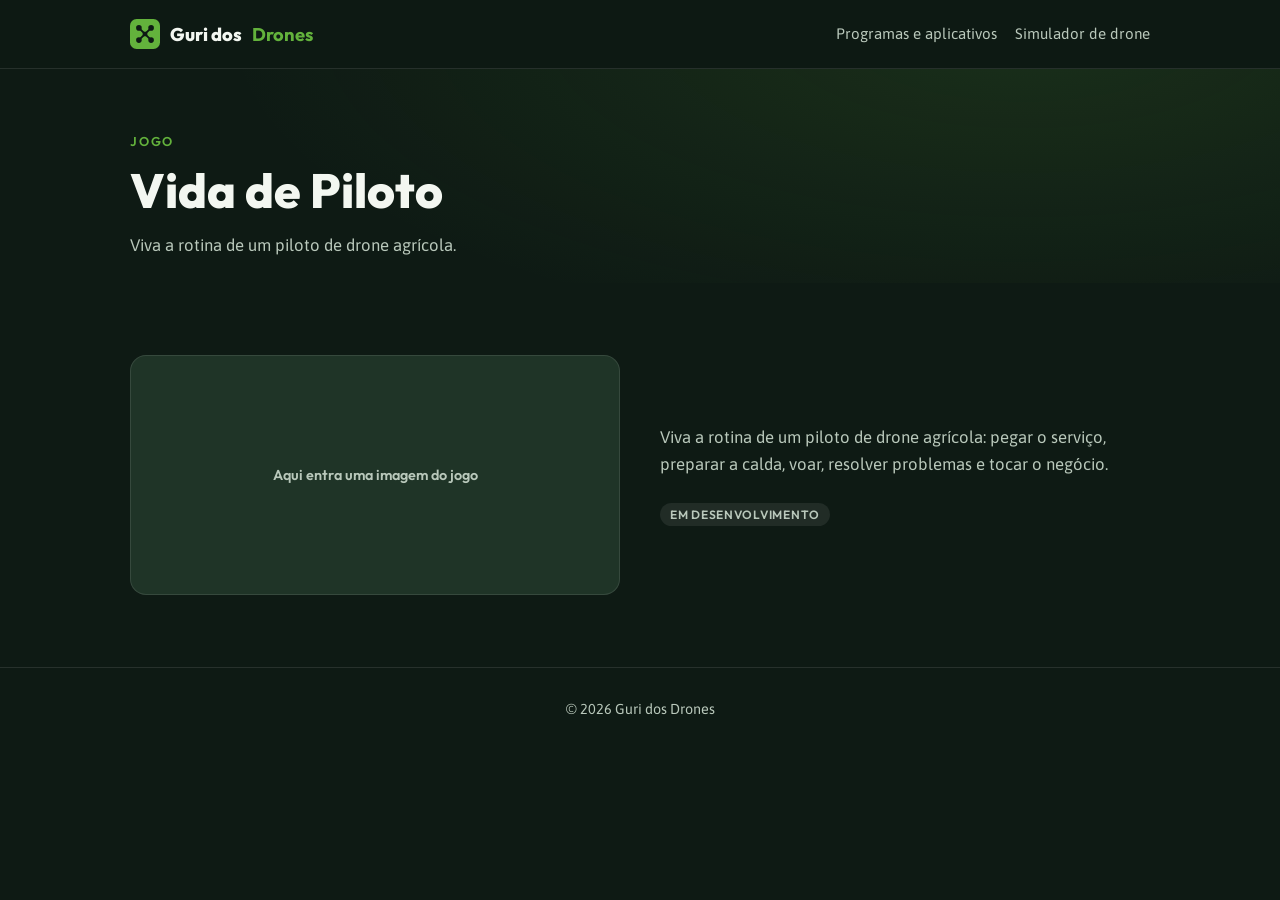
<file: jogo.html>
<!DOCTYPE html>
<html lang="pt-BR">
<head>
<meta charset="utf-8">
<meta name="viewport" content="width=device-width, initial-scale=1">
<title>Vida de Piloto · Guri dos Drones</title>
<meta name="description" content="Jogo sobre a rotina de um piloto de drone agrícola.">
<meta name="theme-color" content="#0E1A14">
<link rel="icon" href="assets/logo.svg" type="image/svg+xml">
<link rel="preconnect" href="https://fonts.googleapis.com">
<link rel="preconnect" href="https://fonts.gstatic.com" crossorigin>
<link rel="stylesheet" href="https://fonts.googleapis.com/css2?family=Outfit:wght@600;700;800&family=Asap:wght@400;500;600&display=swap">
<link rel="stylesheet" href="css/site.css">
</head>
<body>
<header class="topo">
  <div class="env">
    <a class="marca" href="index.html"><img src="assets/logo.svg" alt="">Guri dos <b>Drones</b></a>
    <nav class="menu"><a href="programas.html">Programas e aplicativos</a><a href="https://guridosdrones-treinamento.web.app/">Simulador de drone</a></nav>
  </div>
</header>
<div class="pagina"><div class="env"><p class="olho">Jogo</p><h1>Vida de Piloto</h1><p class="sub">Viva a rotina de um piloto de drone agrícola.</p></div></div>
<section><div class="env duas duas--rev">
    <div>
      <p class="sub" style="margin-bottom:22px">Viva a rotina de um piloto de drone agrícola: pegar o serviço, preparar a calda, voar, resolver problemas e tocar o negócio.</p>
      <span class="selo selo--breve">Em desenvolvimento</span>
    </div>
    <div class="painel">Aqui entra uma imagem do jogo</div>
  </div></section>
<footer>
  <div class="env">© 2026 Guri dos Drones</div>
</footer>
</body>
</html>
</file>
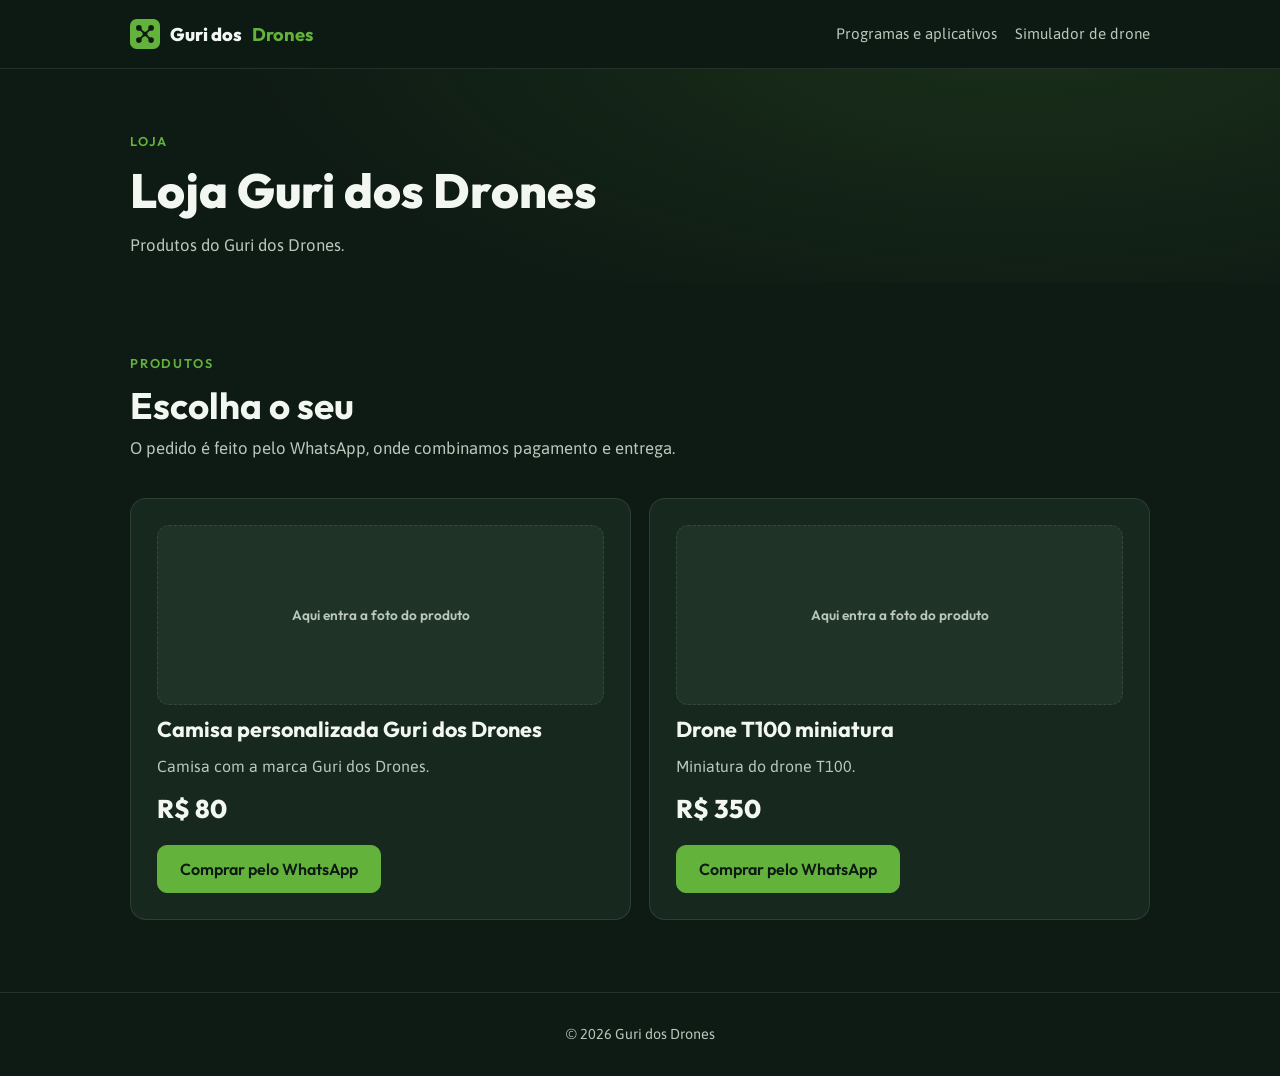
<file: loja.html>
<!DOCTYPE html>
<html lang="pt-BR">
<head>
<meta charset="utf-8">
<meta name="viewport" content="width=device-width, initial-scale=1">
<title>Loja · Guri dos Drones</title>
<meta name="description" content="Loja Guri dos Drones: licenças, cursos e produtos.">
<meta name="theme-color" content="#0E1A14">
<link rel="icon" href="assets/logo.svg" type="image/svg+xml">
<link rel="preconnect" href="https://fonts.googleapis.com">
<link rel="preconnect" href="https://fonts.gstatic.com" crossorigin>
<link rel="stylesheet" href="https://fonts.googleapis.com/css2?family=Outfit:wght@600;700;800&family=Asap:wght@400;500;600&display=swap">
<link rel="stylesheet" href="css/site.css">
</head>
<body>
<header class="topo">
  <div class="env">
    <a class="marca" href="index.html"><img src="assets/logo.svg" alt="">Guri dos <b>Drones</b></a>
    <nav class="menu"><a href="programas.html">Programas e aplicativos</a><a href="https://guridosdrones-treinamento.web.app/">Simulador de drone</a></nav>
  </div>
</header>
<div class="pagina"><div class="env"><p class="olho">Loja</p><h1>Loja Guri dos Drones</h1><p class="sub">Produtos do Guri dos Drones.</p></div></div>
<section><div class="env"><p class="olho">Produtos</p><h2>Escolha o seu</h2><p class="sub">O pedido é feito pelo WhatsApp, onde combinamos pagamento e entrega.</p><div class="grade"><article class="cartao produto"><div class="foto">Aqui entra a foto do produto</div><h3>Camisa personalizada Guri dos Drones</h3><p>Camisa com a marca Guri dos Drones.</p><p class="preco">R$ 80</p><div class="links"><a class="btn btn--cheio" href="https://wa.me/5555996898432?text=Ol%C3%A1%2C%20quero%20comprar%3A%20Camisa%20personalizada%20Guri%20dos%20Drones">Comprar pelo WhatsApp</a></div></article><article class="cartao produto"><div class="foto">Aqui entra a foto do produto</div><h3>Drone T100 miniatura</h3><p>Miniatura do drone T100.</p><p class="preco">R$ 350</p><div class="links"><a class="btn btn--cheio" href="https://wa.me/5555996898432?text=Ol%C3%A1%2C%20quero%20comprar%3A%20Drone%20T100%20miniatura">Comprar pelo WhatsApp</a></div></article></div></div></section>
<footer>
  <div class="env">© 2026 Guri dos Drones</div>
</footer>
</body>
</html>
</file>
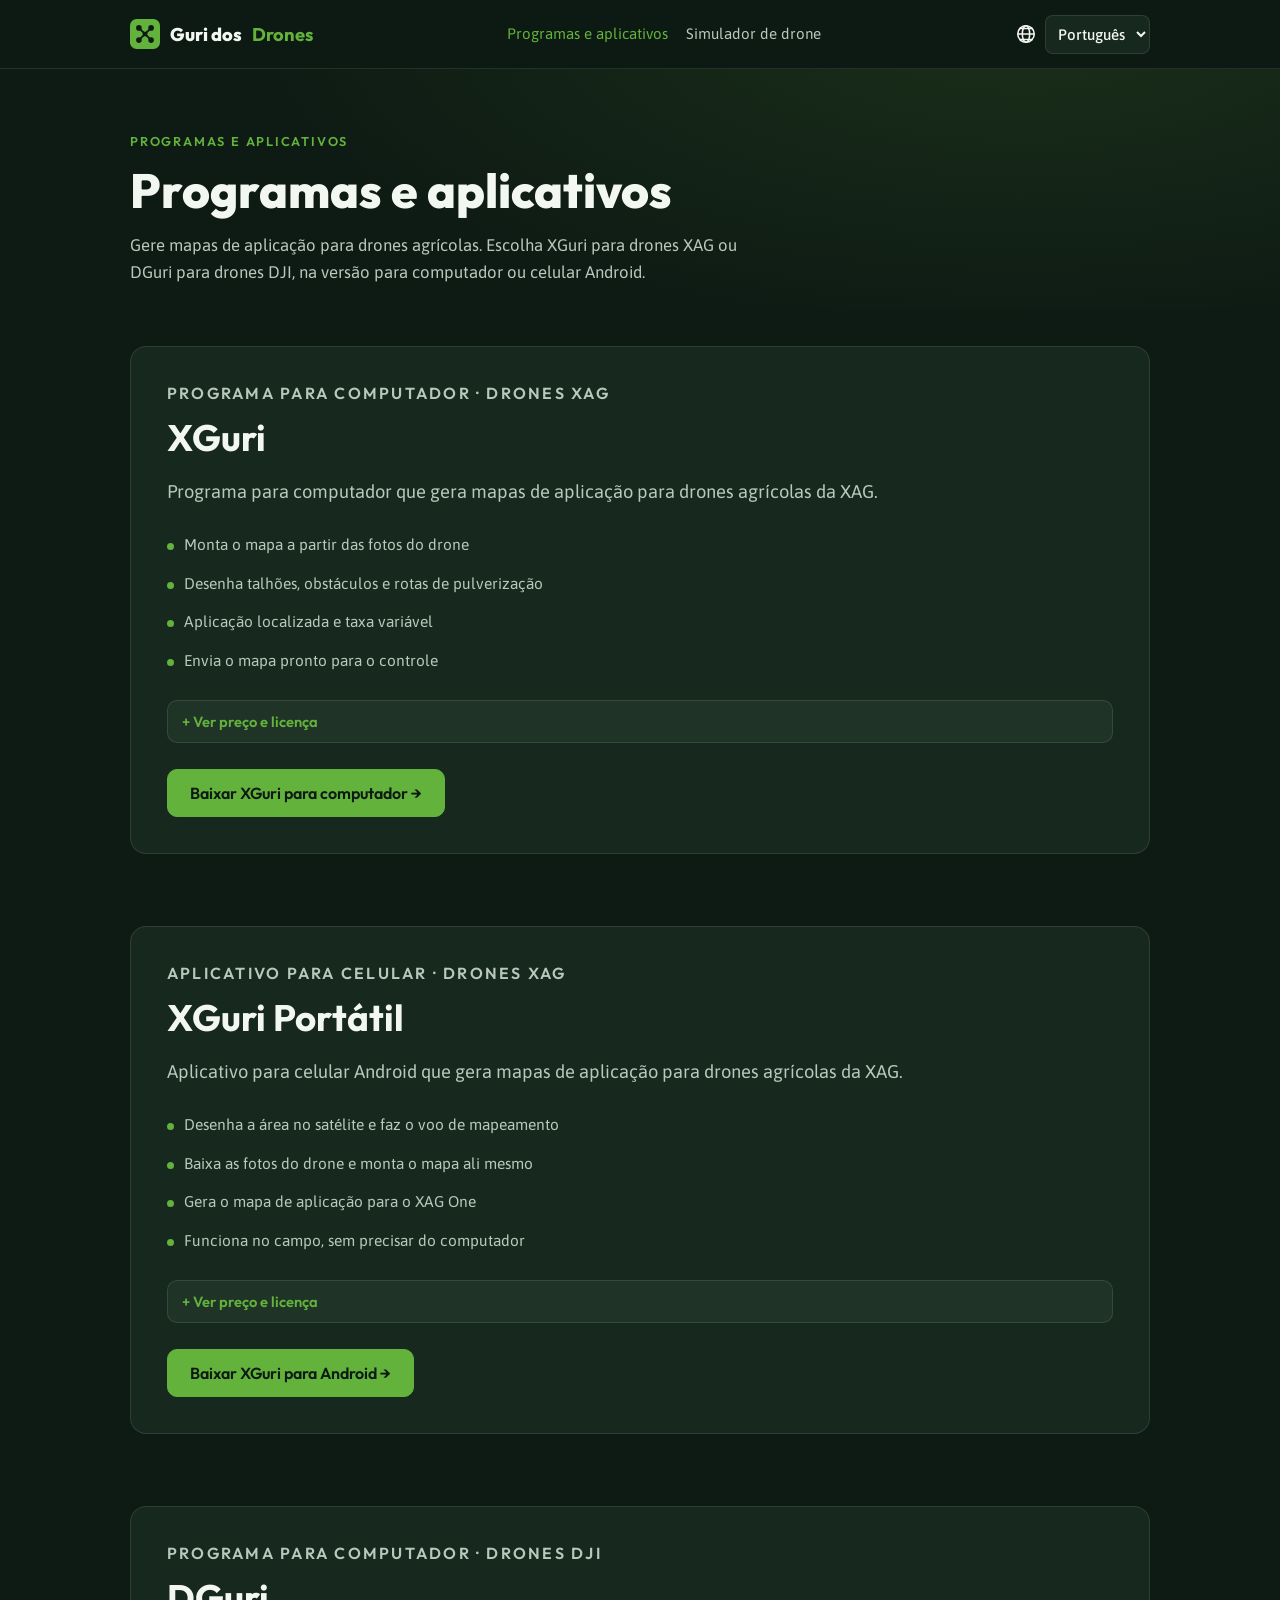
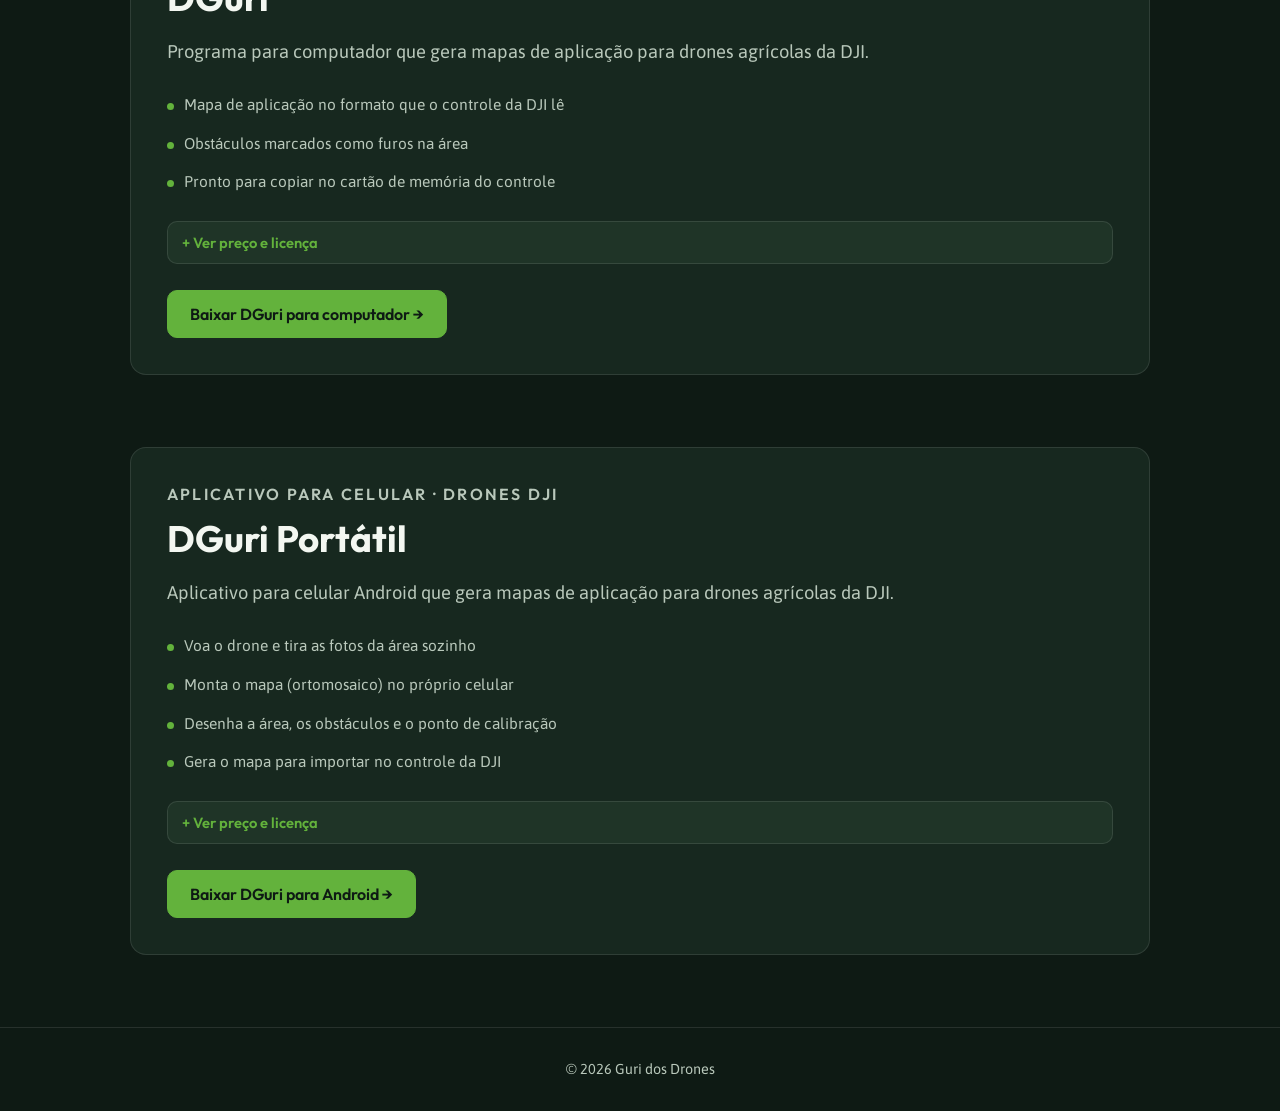
<file: programas.html>
<!DOCTYPE html>
<html lang="pt-BR">
<head>
<meta charset="utf-8">
<meta name="viewport" content="width=device-width, initial-scale=1">
<title>Programas e aplicativos · Guri dos Drones</title>
<meta name="description" content="XGuri para drones XAG e DGuri para drones DJI: programa no computador e aplicativo no celular.">
<meta name="theme-color" content="#0E1A14">
<link rel="icon" href="assets/logo.svg" type="image/svg+xml">
<link rel="preconnect" href="https://fonts.googleapis.com">
<link rel="preconnect" href="https://fonts.gstatic.com" crossorigin>
<link rel="stylesheet" href="https://fonts.googleapis.com/css2?family=Outfit:wght@600;700;800&family=Asap:wght@400;500;600&display=swap">
<link rel="stylesheet" href="css/site.css">
<script defer src="idiomas-dados.js"></script>
<script defer src="idiomas.js"></script>
</head>
<body>
<header class="topo">
  <div class="env">
    <a class="marca" href="index.html"><img src="assets/logo.svg" alt="">Guri dos <b>Drones</b></a>
    <nav class="menu"><a href="programas.html" class="ativo">Programas e aplicativos</a><a href="https://guridosdrones-treinamento.web.app/">Simulador de drone</a></nav>
    <label class="idioma">
      <svg viewBox="0 0 24 24" width="22" height="22" fill="none" stroke="currentColor" stroke-width="1.7" aria-hidden="true"><circle cx="12" cy="12" r="9"/><ellipse cx="12" cy="12" rx="4" ry="9"/><path d="M3 12h18M5 6h14M5 18h14"/></svg>
      <select id="idioma" aria-label="Escolher idioma" title="Escolher idioma"><option value="pt" lang="pt-BR">Português</option><option value="en" lang="en">English</option><option value="es" lang="es">Español</option></select>
    </label>
  </div>
</header>
<div class="pagina"><div class="env"><p class="olho">Programas e aplicativos</p><h1>Programas e aplicativos</h1><p class="sub">Gere mapas de aplicação para drones agrícolas. Escolha XGuri para drones XAG ou DGuri para drones DJI, na versão para computador ou celular Android.</p></div></div>
<main>
<section class="produto-dedicado" id="xguri-computador" aria-labelledby="titulo-xguri-computador"><div class="env"><article class="cartao">
<header><p class="olho">Programa para computador · Drones XAG</p><h2 id="titulo-xguri-computador">XGuri</h2><p class="produto-descricao">Programa para computador que gera mapas de aplicação para drones agrícolas da XAG.</p></header>
<ul>
            <li>Monta o mapa a partir das fotos do drone</li>
            <li>Desenha talhões, obstáculos e rotas de pulverização</li>
            <li>Aplicação localizada e taxa variável</li>
            <li>Envia o mapa pronto para o controle</li>
          </ul><details class="liberacoes"><summary>Ver preço e licença</summary><p class="nota">Preço da licença: sob consulta. <a href="contato.html">Consultar preço</a></p><p class="nota" style="margin:0 0 12px">Começa com tudo liberado por 24 horas. Depois disso, vale a tabela. O programa nunca fecha por falta de licença.</p><div class="tabela-rolagem"><table class="tabela tabela--compacta"><thead><tr><th>Recurso</th><th>Grátis</th><th>Com anúncio</th><th>Com licença</th></tr></thead><tbody><tr><th scope="row">Processar as fotos e montar o mapa<small>Qualidade média, alta e máxima (mais lenta)</small></th><td class="s">✓</td><td class="s">✓</td><td class="s">✓</td></tr><tr><th scope="row">Criar o mapa de aplicação</th><td class="s">✓</td><td class="s">✓</td><td class="s">✓</td></tr><tr><th scope="row">Até 150 fotos por voo</th><td class="s">✓</td><td class="s">✓</td><td class="s">✓</td></tr><tr><th scope="row">Até 250 fotos por voo<small>Um anúncio vale um processamento</small></th><td class="n">—</td><td class="s">✓</td><td class="s">✓</td></tr><tr><th scope="row">Mais de 250 fotos por voo</th><td class="n">—</td><td class="n">—</td><td class="s">✓</td></tr><tr><th scope="row">Processamento rápido<small>Um anúncio vale um uso</small></th><td class="n">—</td><td class="s">✓</td><td class="s">✓</td></tr><tr><th scope="row">Ponto de calibração do mapa<small>Um anúncio vale um uso</small></th><td class="n">—</td><td class="s">✓</td><td class="s">✓</td></tr><tr><th scope="row">Área de aplicação redonda<small>Um anúncio vale um uso</small></th><td class="n">—</td><td class="s">✓</td><td class="s">✓</td></tr><tr><th scope="row">Mapa HD</th><td class="n">—</td><td class="n">—</td><td class="s">✓</td></tr><tr><th scope="row">Mapa de taxa variável</th><td class="n">—</td><td class="n">—</td><td class="s">✓</td></tr><tr><th scope="row">Rota personalizada</th><td class="n">—</td><td class="n">—</td><td class="s">✓</td></tr><tr><th scope="row">Aplicação localizada</th><td class="n">—</td><td class="n">—</td><td class="s">✓</td></tr></tbody></table></div><p class="nota">Anúncio: vídeo de 60 segundos que libera um uso do recurso.</p></details>
          <div class="links"><a class="btn btn--cheio" href="https://github.com/guridosdrones-spec/xguri-site/releases/download/v1.1.4/XGuri_Setup_1.1.4.exe">Baixar XGuri para computador →</a></div>
</article></div></section>
<section class="produto-dedicado" id="xguri-celular" aria-labelledby="titulo-xguri-celular"><div class="env"><article class="cartao">
<header><p class="olho">Aplicativo para celular · Drones XAG</p><h2 id="titulo-xguri-celular">XGuri Portátil</h2><p class="produto-descricao">Aplicativo para celular Android que gera mapas de aplicação para drones agrícolas da XAG.</p></header>
<ul>
            <li>Desenha a área no satélite e faz o voo de mapeamento</li>
            <li>Baixa as fotos do drone e monta o mapa ali mesmo</li>
            <li>Gera o mapa de aplicação para o XAG One</li>
            <li>Funciona no campo, sem precisar do computador</li>
          </ul><details class="liberacoes"><summary>Ver preço e licença</summary><p class="nota">Preço da licença: sob consulta. <a href="contato.html">Consultar preço</a></p><p class="nota" style="margin:0">As liberações do aplicativo ainda estão sendo definidas. Por enquanto, na versão de teste, tudo está liberado.</p></details>
          <div class="links"><a class="btn btn--cheio" href="xguri-portatil.html">Baixar XGuri para Android →</a></div>
</article></div></section>
<section class="produto-dedicado" id="dguri-computador" aria-labelledby="titulo-dguri-computador"><div class="env"><article class="cartao">
<header><p class="olho">Programa para computador · Drones DJI</p><h2 id="titulo-dguri-computador">DGuri</h2><p class="produto-descricao">Programa para computador que gera mapas de aplicação para drones agrícolas da DJI.</p></header>
<ul>
            <li>Mapa de aplicação no formato que o controle da DJI lê</li>
            <li>Obstáculos marcados como furos na área</li>
            <li>Pronto para copiar no cartão de memória do controle</li>
          </ul><details class="liberacoes"><summary>Ver preço e licença</summary><p class="nota">Preço da licença: sob consulta. <a href="contato.html">Consultar preço</a></p><p class="nota" style="margin:0">As liberações do programa DGuri ainda estão sendo definidas.</p></details>
<div class="links"><a class="btn btn--cheio" href="https://guri-central-admin.web.app/downloads.html">Baixar DGuri para computador →</a></div>
</article></div></section>
<section class="produto-dedicado" id="dguri-celular" aria-labelledby="titulo-dguri-celular"><div class="env"><article class="cartao">
<header><p class="olho">Aplicativo para celular · Drones DJI</p><h2 id="titulo-dguri-celular">DGuri Portátil</h2><p class="produto-descricao">Aplicativo para celular Android que gera mapas de aplicação para drones agrícolas da DJI.</p></header>
<ul>
            <li>Voa o drone e tira as fotos da área sozinho</li>
            <li>Monta o mapa (ortomosaico) no próprio celular</li>
            <li>Desenha a área, os obstáculos e o ponto de calibração</li>
            <li>Gera o mapa para importar no controle da DJI</li>
          </ul><details class="liberacoes"><summary>Ver preço e licença</summary><p class="nota">Preço da licença: sob consulta. <a href="contato.html">Consultar preço</a></p><p class="nota" style="margin:0">As liberações do aplicativo ainda estão sendo definidas. Por enquanto, na versão de teste, tudo está liberado.</p></details>
          <div class="links"><a class="btn btn--cheio" href="dguri-portatil.html">Baixar DGuri para Android →</a></div>
</article></div></section>
</main>
<footer>
  <div class="env">© 2026 Guri dos Drones</div>
</footer>
</body>
</html>
</file>
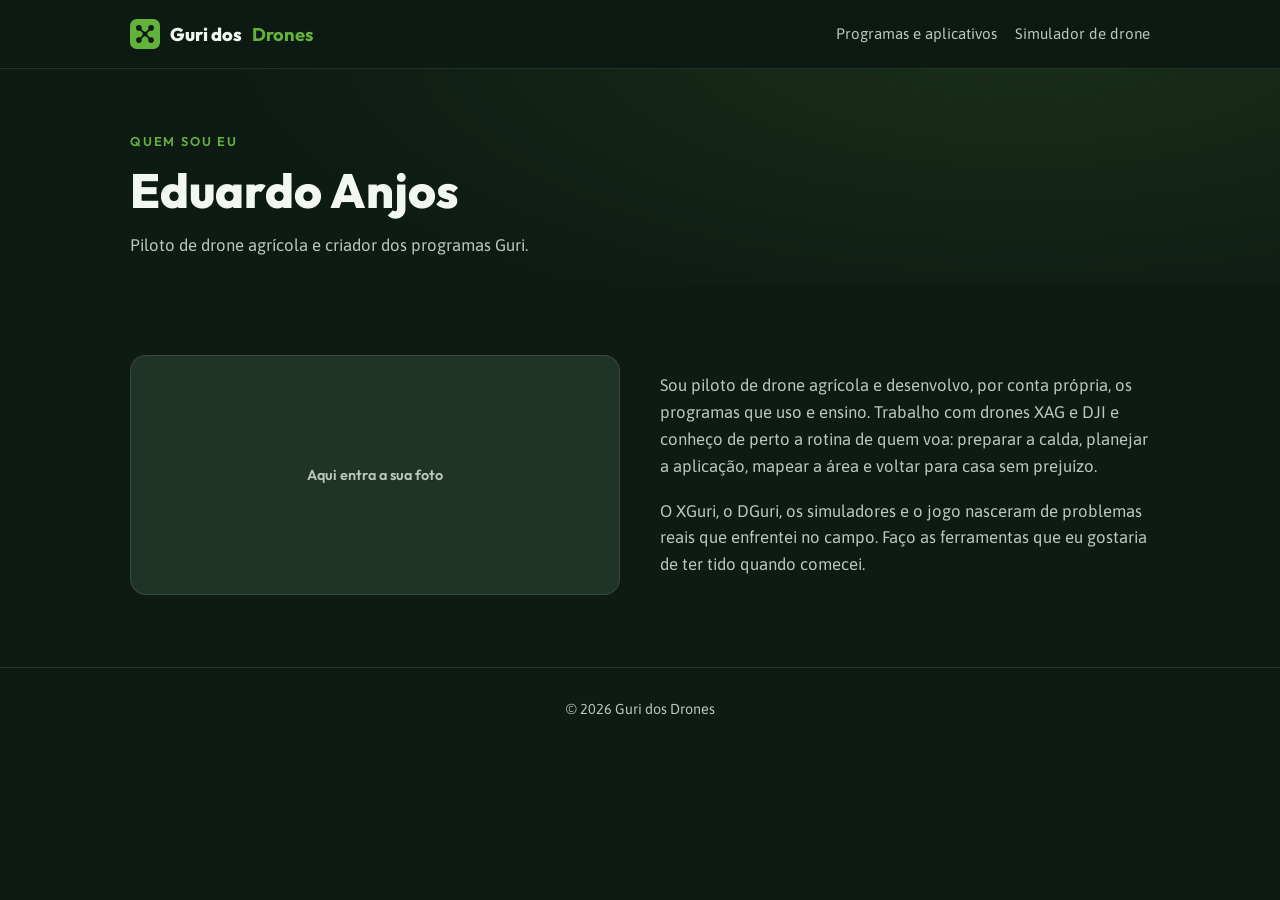
<file: quem-sou-eu.html>
<!DOCTYPE html>
<html lang="pt-BR">
<head>
<meta charset="utf-8">
<meta name="viewport" content="width=device-width, initial-scale=1">
<title>Quem sou eu · Guri dos Drones</title>
<meta name="description" content="Eduardo Anjos, piloto de drone agrícola e criador do XGuri e do DGuri.">
<meta name="theme-color" content="#0E1A14">
<link rel="icon" href="assets/logo.svg" type="image/svg+xml">
<link rel="preconnect" href="https://fonts.googleapis.com">
<link rel="preconnect" href="https://fonts.gstatic.com" crossorigin>
<link rel="stylesheet" href="https://fonts.googleapis.com/css2?family=Outfit:wght@600;700;800&family=Asap:wght@400;500;600&display=swap">
<link rel="stylesheet" href="css/site.css">
</head>
<body>
<header class="topo">
  <div class="env">
    <a class="marca" href="index.html"><img src="assets/logo.svg" alt="">Guri dos <b>Drones</b></a>
    <nav class="menu"><a href="programas.html">Programas e aplicativos</a><a href="https://guridosdrones-treinamento.web.app/">Simulador de drone</a></nav>
  </div>
</header>
<div class="pagina"><div class="env"><p class="olho">Quem sou eu</p><h1>Eduardo Anjos</h1><p class="sub">Piloto de drone agrícola e criador dos programas Guri.</p></div></div>
<section><div class="env duas">
    <div class="painel">Aqui entra a sua foto</div>
    <div>
      <p class="sub" style="margin-bottom:18px">Sou piloto de drone agrícola e desenvolvo, por conta própria, os programas que uso e ensino. Trabalho com drones XAG e DJI e conheço de perto a rotina de quem voa: preparar a calda, planejar a aplicação, mapear a área e voltar para casa sem prejuízo.</p>
      <p style="color:var(--fraco)">O XGuri, o DGuri, os simuladores e o jogo nasceram de problemas reais que enfrentei no campo. Faço as ferramentas que eu gostaria de ter tido quando comecei.</p>
    </div>
  </div></section>
<footer>
  <div class="env">© 2026 Guri dos Drones</div>
</footer>
</body>
</html>
</file>
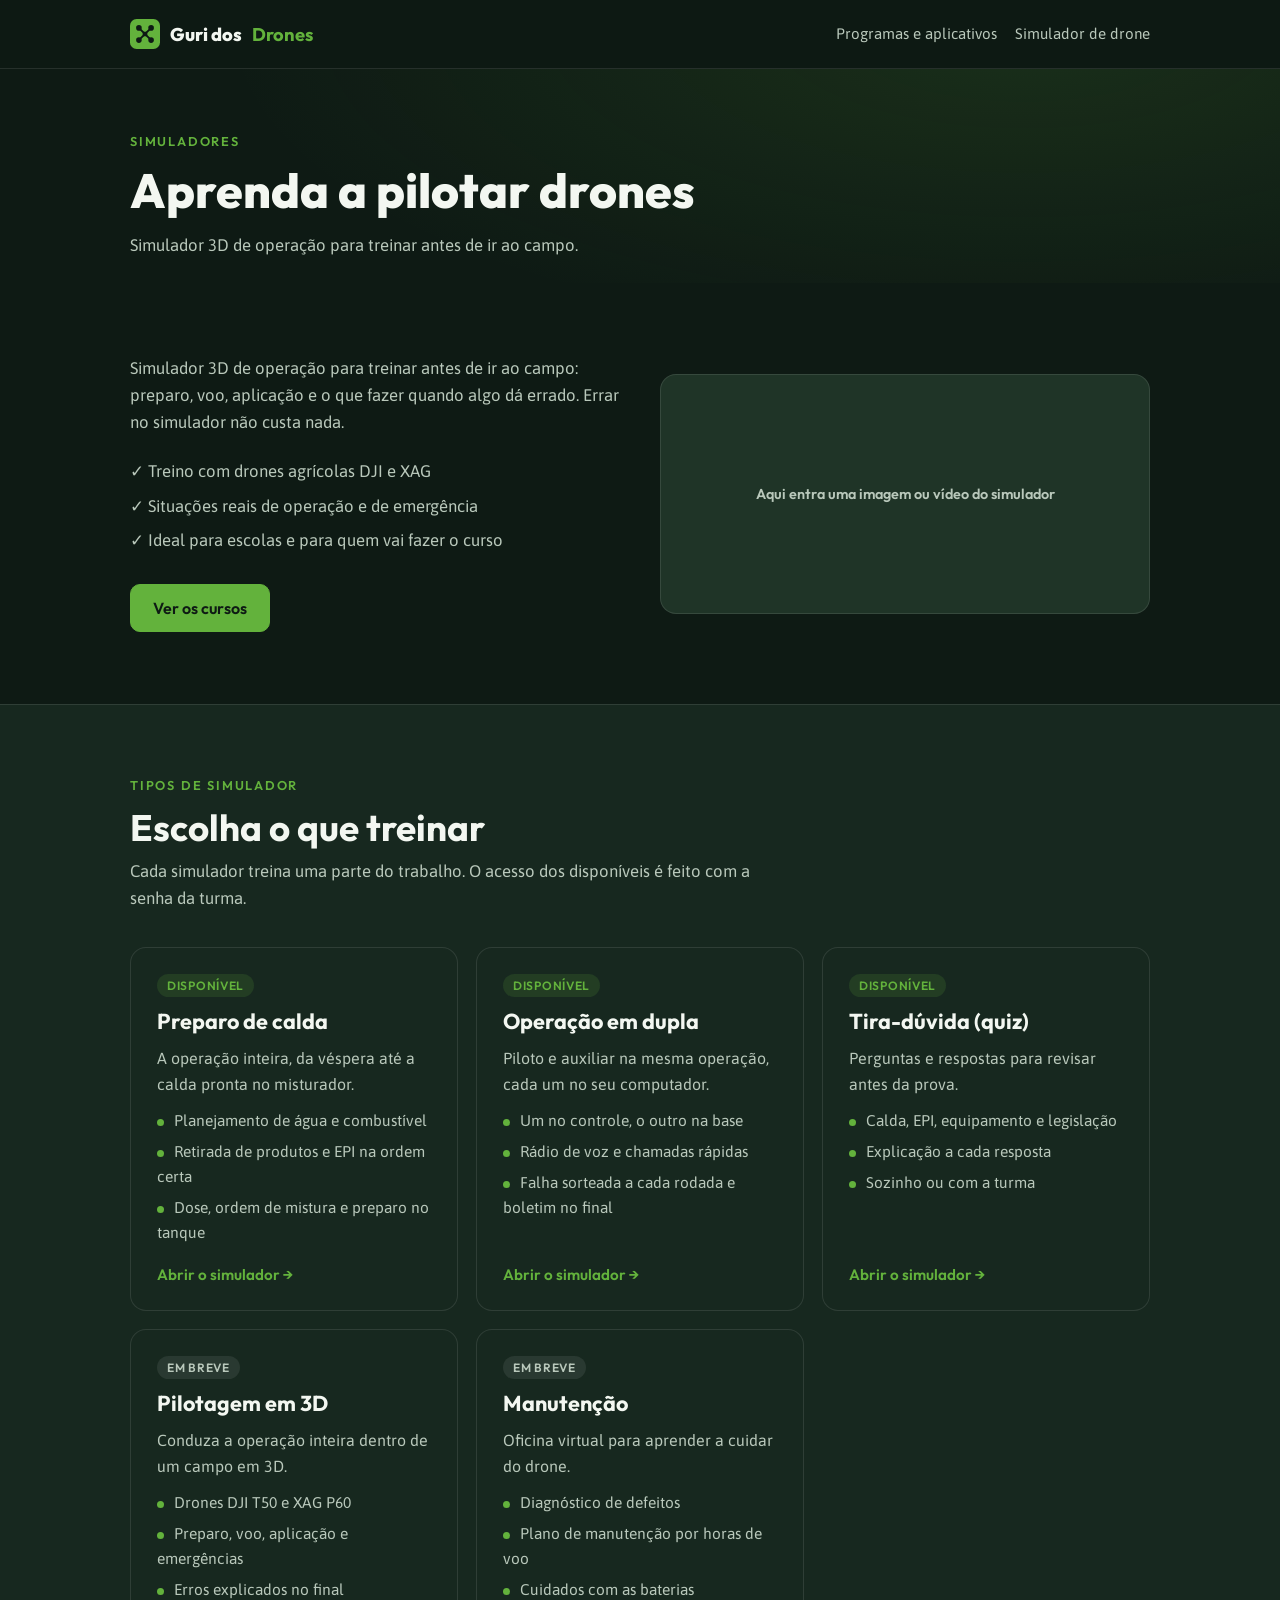
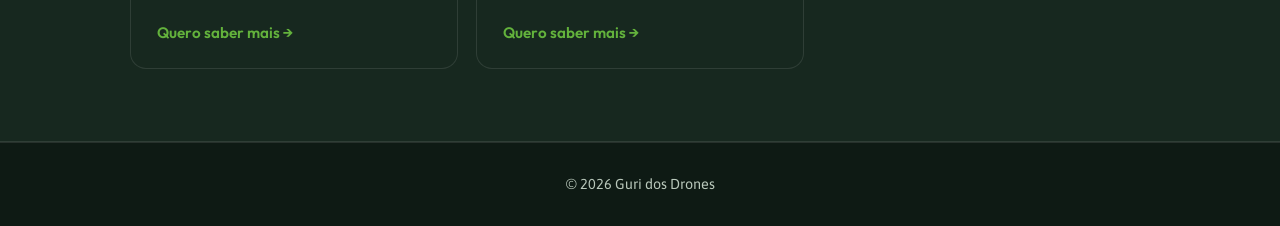
<file: simuladores.html>
<!DOCTYPE html>
<html lang="pt-BR">
<head>
<meta charset="utf-8">
<meta name="viewport" content="width=device-width, initial-scale=1">
<title>Simuladores · Guri dos Drones</title>
<meta name="description" content="Aprenda a pilotar drones agrícolas com um simulador 3D de operação.">
<meta name="theme-color" content="#0E1A14">
<link rel="icon" href="assets/logo.svg" type="image/svg+xml">
<link rel="preconnect" href="https://fonts.googleapis.com">
<link rel="preconnect" href="https://fonts.gstatic.com" crossorigin>
<link rel="stylesheet" href="https://fonts.googleapis.com/css2?family=Outfit:wght@600;700;800&family=Asap:wght@400;500;600&display=swap">
<link rel="stylesheet" href="css/site.css">
</head>
<body>
<header class="topo">
  <div class="env">
    <a class="marca" href="index.html"><img src="assets/logo.svg" alt="">Guri dos <b>Drones</b></a>
    <nav class="menu"><a href="programas.html">Programas e aplicativos</a><a href="https://guridosdrones-treinamento.web.app/">Simulador de drone</a></nav>
  </div>
</header>
<div class="pagina"><div class="env"><p class="olho">Simuladores</p><h1>Aprenda a pilotar drones</h1><p class="sub">Simulador 3D de operação para treinar antes de ir ao campo.</p></div></div>
<section><div class="env duas">
    <div>
      <p class="sub" style="margin-bottom:22px">Simulador 3D de operação para treinar antes de ir ao campo: preparo, voo, aplicação e o que fazer quando algo dá errado. Errar no simulador não custa nada.</p>
      <ul style="list-style:none;padding:0;display:grid;gap:8px;color:var(--fraco)">
        <li>✓ Treino com drones agrícolas DJI e XAG</li>
        <li>✓ Situações reais de operação e de emergência</li>
        <li>✓ Ideal para escolas e para quem vai fazer o curso</li>
      </ul>
      <div class="botoes">
        <a class="btn btn--cheio" href="cursos.html">Ver os cursos</a>
      </div>
    </div>
    <div class="painel">Aqui entra uma imagem ou vídeo do simulador</div>
  </div></section>
<section id="tipos" class="faixa"><div class="env"><p class="olho">Tipos de simulador</p><h2>Escolha o que treinar</h2><p class="sub">Cada simulador treina uma parte do trabalho. O acesso dos disponíveis é feito com a senha da turma.</p><div class="grade"><article class="cartao"><span class="selo">Disponível</span><h3>Preparo de calda</h3><p>A operação inteira, da véspera até a calda pronta no misturador.</p><ul><li>Planejamento de água e combustível</li><li>Retirada de produtos e EPI na ordem certa</li><li>Dose, ordem de mistura e preparo no tanque</li></ul><div class="links"><a href="https://guridosdrones-spec.github.io/xguri-site/treinamento/simulador.html">Abrir o simulador →</a></div></article><article class="cartao"><span class="selo">Disponível</span><h3>Operação em dupla</h3><p>Piloto e auxiliar na mesma operação, cada um no seu computador.</p><ul><li>Um no controle, o outro na base</li><li>Rádio de voz e chamadas rápidas</li><li>Falha sorteada a cada rodada e boletim no final</li></ul><div class="links"><a href="https://guridosdrones-spec.github.io/xguri-site/treinamento/dupla.html">Abrir o simulador →</a></div></article><article class="cartao"><span class="selo">Disponível</span><h3>Tira-dúvida (quiz)</h3><p>Perguntas e respostas para revisar antes da prova.</p><ul><li>Calda, EPI, equipamento e legislação</li><li>Explicação a cada resposta</li><li>Sozinho ou com a turma</li></ul><div class="links"><a href="https://guridosdrones-spec.github.io/xguri-site/treinamento/quiz.html">Abrir o simulador →</a></div></article><article class="cartao"><span class="selo selo--breve">Em breve</span><h3>Pilotagem em 3D</h3><p>Conduza a operação inteira dentro de um campo em 3D.</p><ul><li>Drones DJI T50 e XAG P60</li><li>Preparo, voo, aplicação e emergências</li><li>Erros explicados no final</li></ul><div class="links"><a href="contato.html">Quero saber mais →</a></div></article><article class="cartao"><span class="selo selo--breve">Em breve</span><h3>Manutenção</h3><p>Oficina virtual para aprender a cuidar do drone.</p><ul><li>Diagnóstico de defeitos</li><li>Plano de manutenção por horas de voo</li><li>Cuidados com as baterias</li></ul><div class="links"><a href="contato.html">Quero saber mais →</a></div></article></div></div></section>
<footer>
  <div class="env">© 2026 Guri dos Drones</div>
</footer>
</body>
</html>
</file>
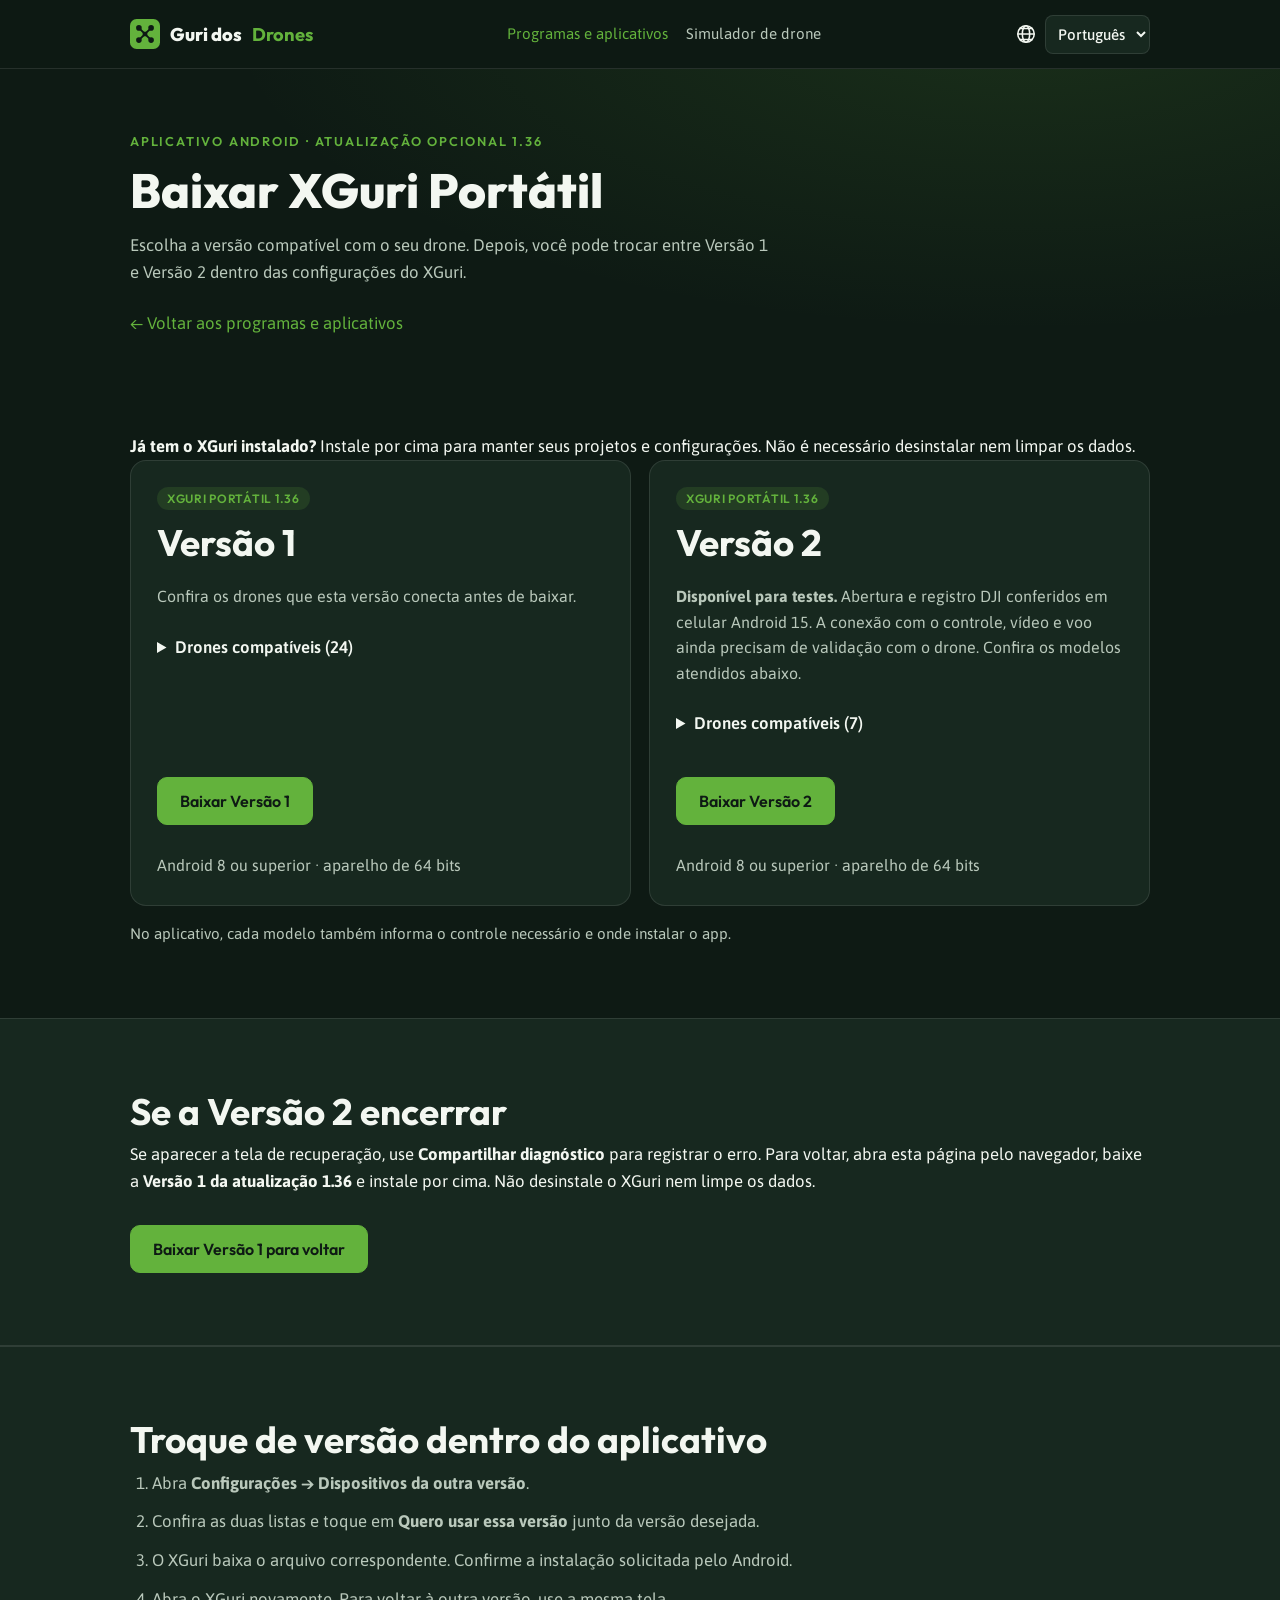
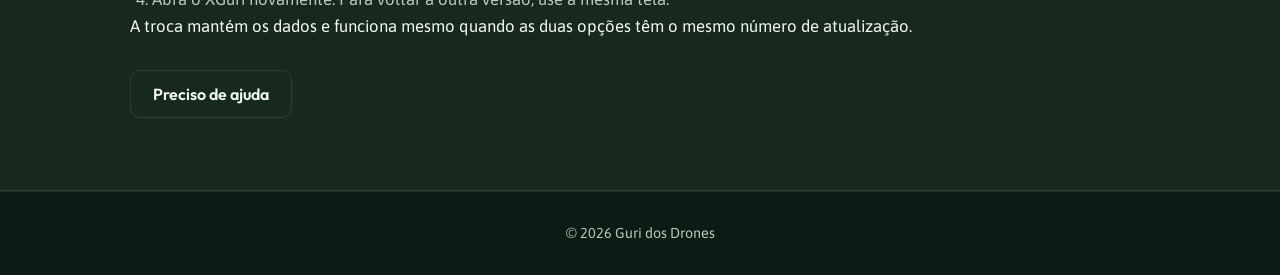
<file: xguri-portatil.html>
<!DOCTYPE html>
<html lang="pt-BR">
<head>
<meta charset="utf-8">
<meta name="viewport" content="width=device-width, initial-scale=1">
<title>Baixar XGuri Portátil 1.36 para Android · Guri dos Drones</title>
<meta name="description" content="Baixe o XGuri Portátil 1.36. Escolha Versão 1 ou Versão 2 e troque pelo próprio aplicativo, mantendo seus projetos e configurações.">
<meta name="theme-color" content="#0E1A14">
<link rel="icon" href="assets/logo.svg" type="image/svg+xml">
<link rel="preconnect" href="https://fonts.googleapis.com">
<link rel="preconnect" href="https://fonts.gstatic.com" crossorigin>
<link rel="stylesheet" href="https://fonts.googleapis.com/css2?family=Outfit:wght@600;700;800&family=Asap:wght@400;500;600&display=swap">
<link rel="stylesheet" href="css/site.css">
<style>
  .downloads{grid-template-columns:repeat(auto-fit,minmax(min(290px,100%),1fr))}
  .downloads .cartao{min-width:0}
  .downloads .btn{max-width:100%;text-align:center}
  .downloads .botoes{margin-top:auto;padding-top:16px}
  .passos{padding-left:1.3em;display:grid;gap:12px;color:var(--fraco)}
  .voltar-download{display:inline-block;margin-top:24px;color:var(--acento)}
  .downloads details{margin:12px 0;color:var(--fraco)}
  .downloads summary{cursor:pointer;font-weight:600;color:var(--texto)}
  .lista-drones{padding-left:1.3em;line-height:1.7}
</style>
<script defer src="idiomas-dados.js"></script>
<script defer src="idiomas.js"></script>
</head>
<body>
<header class="topo">
  <div class="env">
    <a class="marca" href="index.html"><img src="assets/logo.svg" alt="">Guri dos <b>Drones</b></a>
    <nav class="menu" aria-label="Menu principal"><a href="programas.html" class="ativo">Programas e aplicativos</a><a href="https://guridosdrones-treinamento.web.app/">Simulador de drone</a></nav>
    <label class="idioma">
      <svg viewBox="0 0 24 24" width="22" height="22" fill="none" stroke="currentColor" stroke-width="1.7" aria-hidden="true"><circle cx="12" cy="12" r="9"/><ellipse cx="12" cy="12" rx="4" ry="9"/><path d="M3 12h18M5 6h14M5 18h14"/></svg>
      <select id="idioma" aria-label="Escolher idioma" title="Escolher idioma"><option value="pt" lang="pt-BR">Português</option><option value="en" lang="en">English</option><option value="es" lang="es">Español</option></select>
    </label>
  </div>
</header>
<main>
  <div class="pagina"><div class="env">
    <p class="olho">Aplicativo Android · atualização opcional 1.36</p>
    <h1>Baixar XGuri Portátil</h1>
    <p class="sub">Escolha a versão compatível com o seu drone. Depois, você pode trocar entre Versão 1 e Versão 2 dentro das configurações do XGuri.</p>
    <a class="voltar-download" href="programas.html">← Voltar aos programas e aplicativos</a>
  </div></div>
  <section aria-label="Download do aplicativo"><div class="env">
    <p><strong>Já tem o XGuri instalado?</strong> Instale por cima para manter seus projetos e configurações. Não é necessário desinstalar nem limpar os dados.</p>
    <div class="grade downloads"><article class="cartao">
      <span class="selo">XGuri Portátil 1.36</span>
      <h2>Versão 1</h2>
      <p>Confira os drones que esta versão conecta antes de baixar.</p>
      <details><summary>Drones compatíveis (24)</summary><ul class="lista-drones"><li>DJI Spark</li><li>DJI Mavic Mini (Mini 1)</li><li>DJI Mini SE</li><li>DJI Mini 2</li><li>DJI Mavic Pro</li><li>DJI Mavic Air</li><li>DJI Mavic Air 2</li><li>DJI Air 2S</li><li>DJI Mavic 2 Pro</li><li>DJI Mavic 2 Zoom</li><li>DJI Mavic 2 Enterprise</li><li>DJI Mavic 2 Enterprise Dual</li><li>DJI Mavic 2 Enterprise Advanced</li><li>DJI Phantom 3 Standard</li><li>DJI Phantom 3 Advanced</li><li>DJI Phantom 3 Professional</li><li>DJI Phantom 3 4K</li><li>DJI Phantom 3 SE</li><li>DJI Phantom 4</li><li>DJI Phantom 4 Advanced</li><li>DJI Phantom 4 Pro</li><li>DJI Phantom 4 Pro V2.0</li><li>DJI Phantom 4 RTK</li><li>DJI Phantom 4 Multispectral</li></ul></details>
      <div class="botoes"><a class="btn btn--cheio" href="https://github.com/guridosdrones-spec/xguri-portatil-atualizacoes/releases/download/v1.36/xguri-portatil-1.36-classico.apk">Baixar Versão 1</a></div>
      <p class="nota">Android 8 ou superior · aparelho de 64 bits</p>
    </article><article class="cartao">
      <span class="selo">XGuri Portátil 1.36</span>
      <h2>Versão 2</h2>
      <p><strong>Disponível para testes.</strong> Abertura e registro DJI conferidos em celular Android 15. A conexão com o controle, vídeo e voo ainda precisam de validação com o drone. Confira os modelos atendidos abaixo.</p>
      <details><summary>Drones compatíveis (7)</summary><ul class="lista-drones"><li>DJI Mini 3</li><li>DJI Mini 3 Pro</li><li>DJI Mini 4 Pro</li><li>DJI Mavic 3 Enterprise (3E)</li><li>DJI Mavic 3 Thermal (3T)</li><li>DJI Mavic 3TA</li><li>DJI Mavic 3 Multispectral (3M)</li></ul></details>
      <div class="botoes"><a class="btn btn--cheio" href="https://github.com/guridosdrones-spec/xguri-portatil-atualizacoes/releases/download/v1.36/xguri-portatil-1.36-novo.apk">Baixar Versão 2</a></div>
      <p class="nota">Android 8 ou superior · aparelho de 64 bits</p>
    </article></div>
    <p class="nota">No aplicativo, cada modelo também informa o controle necessário e onde instalar o app.</p>
  </div></section>
  <section class="faixa" id="recuperar"><div class="env">
    <h2>Se a Versão 2 encerrar</h2>
    <p>Se aparecer a tela de recuperação, use <strong>Compartilhar diagnóstico</strong> para registrar o erro. Para voltar, abra esta página pelo navegador, baixe a <strong>Versão 1 da atualização 1.36</strong> e instale por cima. Não desinstale o XGuri nem limpe os dados.</p>
    <div class="botoes"><a class="btn btn--cheio" href="https://github.com/guridosdrones-spec/xguri-portatil-atualizacoes/releases/download/v1.36/xguri-portatil-1.36-classico.apk">Baixar Versão 1 para voltar</a></div>
  </div></section>
  <section class="faixa"><div class="env">
    <h2>Troque de versão dentro do aplicativo</h2>
    <ol class="passos">
      <li>Abra <strong>Configurações → Dispositivos da outra versão</strong>.</li>
      <li>Confira as duas listas e toque em <strong>Quero usar essa versão</strong> junto da versão desejada.</li>
      <li>O XGuri baixa o arquivo correspondente. Confirme a instalação solicitada pelo Android.</li>
      <li>Abra o XGuri novamente. Para voltar à outra versão, use a mesma tela.</li>
    </ol>
    <p>A troca mantém os dados e funciona mesmo quando as duas opções têm o mesmo número de atualização.</p>
    <div class="botoes"><a class="btn" href="contato.html">Preciso de ajuda</a></div>
  </div></section>
</main>
<footer><div class="env">© 2026 Guri dos Drones</div></footer>
</body>
</html>
</file>
<file: css/site.css>
:root{
  --ink:#0E1A14; --ink-2:#17281F; --ink-3:#1F3427;
  --texto:#F3F7F1; --fraco:#B9C8BB;
  --acento:#63B23C; --marca:#E31B23;
  --borda:rgba(255,255,255,.10);
  --max:1060px; --raio:16px;
  --display:"Outfit","Segoe UI",system-ui,sans-serif;
  --corpo:"Asap","Segoe UI",system-ui,sans-serif;
}
*{box-sizing:border-box;margin:0}
html{scroll-behavior:smooth}
body{background:var(--ink);color:var(--texto);font:400 1.05rem/1.6 var(--corpo);-webkit-font-smoothing:antialiased}
a{color:inherit;text-decoration:none}
.env{max-width:var(--max);margin:0 auto;padding:0 20px}
h1,h2,h3{font-family:var(--display);line-height:1.15}

.topo{position:sticky;top:0;z-index:10;background:rgba(14,26,20,.88);backdrop-filter:blur(8px);border-bottom:1px solid var(--borda)}
.topo .env{display:flex;align-items:center;justify-content:space-between;height:60px}
.marca{display:flex;align-items:center;gap:10px;font:800 1.15rem var(--display)}
.marca img{width:30px;height:30px}
.marca b{color:var(--acento)}
.menu{display:flex;gap:22px;font-size:.95rem;color:var(--fraco)}
.menu a:hover{color:var(--texto)}

.hero{padding:96px 0 72px;background:radial-gradient(900px 400px at 80% -10%,rgba(99,178,60,.18),transparent),var(--ink)}
.olho{font:600 .8rem var(--display);letter-spacing:.14em;text-transform:uppercase;color:var(--acento);margin-bottom:14px}
.hero h1{font-size:clamp(2.2rem,6vw,3.8rem);font-weight:800;max-width:14em}
.hero h1 em{font-style:normal;color:var(--acento)}
.hero p{margin-top:18px;max-width:34em;color:var(--fraco);font-size:1.15rem}
.botoes{display:flex;flex-wrap:wrap;gap:12px;margin-top:30px}
.btn{display:inline-block;padding:13px 22px;border-radius:10px;font:600 1rem var(--display);border:1px solid var(--borda);transition:.15s}
.btn--cheio{background:var(--acento);color:#0E1A14;border-color:var(--acento)}
.btn--cheio:hover{filter:brightness(1.1)}
.btn:not(.btn--cheio):hover{background:var(--ink-2)}

section{padding:72px 0}
section h2{font-size:clamp(1.6rem,4vw,2.3rem);margin-bottom:8px}
.sub{color:var(--fraco);max-width:38em;margin-bottom:36px}

.grade{display:grid;grid-template-columns:repeat(auto-fit,minmax(290px,1fr));gap:18px}
.cartao{background:var(--ink-2);border:1px solid var(--borda);border-radius:var(--raio);padding:26px;display:flex;flex-direction:column;gap:12px}
.cartao h3{font-size:1.35rem}
.cartao p{color:var(--fraco);font-size:1rem}
.selo{align-self:flex-start;font:600 .75rem var(--display);letter-spacing:.06em;text-transform:uppercase;padding:4px 10px;border-radius:99px;background:rgba(99,178,60,.15);color:var(--acento)}
.selo--breve{background:rgba(255,255,255,.08);color:var(--fraco)}
.cartao ul{list-style:none;padding:0;display:grid;gap:6px;color:var(--fraco);font-size:.97rem}
.cartao li::before{content:"";display:inline-block;width:7px;height:7px;border-radius:50%;background:var(--acento);margin-right:10px}
.parte{border-top:1px solid var(--borda);padding-top:14px;display:grid;gap:10px}
.parte h4{font:700 1.05rem var(--display)}
.parte h4 small{font:500 .85rem var(--corpo);color:var(--fraco);margin-left:6px}
.links{margin-top:auto;padding-top:8px;display:flex;flex-wrap:wrap;gap:14px;font:600 .95rem var(--display)}
.links a:not(.btn){color:var(--acento)}
.links a:not(.btn):hover{text-decoration:underline}

.faixa{background:var(--ink-2);border-block:1px solid var(--borda)}
.duas{display:grid;grid-template-columns:1fr 1fr;gap:40px;align-items:center}
.duas--rev>:first-child{order:2}
.painel{background:var(--ink-3);border:1px solid var(--borda);border-radius:var(--raio);min-height:240px;display:grid;place-items:center;color:var(--fraco);font:600 .9rem var(--display);text-align:center;padding:20px}

.contato{text-align:center}
.contato .sub{margin-inline:auto}
.contato .botoes{justify-content:center}
footer{padding:30px 0;border-top:1px solid var(--borda);color:var(--fraco);font-size:.9rem;text-align:center}

@media(max-width:760px){
  .menu{display:none}
  .duas{grid-template-columns:1fr}
  .duas--rev>:first-child{order:0}
  .hero{padding:64px 0 48px}
  section{padding:52px 0}
}

.pagina{padding:64px 0 24px;background:radial-gradient(800px 320px at 80% -20%,rgba(99,178,60,.14),transparent),var(--ink)}
.pagina h1{font-size:clamp(2rem,5vw,3rem);font-weight:800}
.pagina .sub{margin:14px 0 0}
.menu a.ativo{color:var(--acento)}
.atalhos .cartao{transition:.15s}
.atalhos a.cartao:hover{border-color:var(--acento);transform:translateY(-2px)}
.atalhos .links{margin-top:auto}

.meta{display:flex;flex-wrap:wrap;gap:8px}
.meta span{font:600 .82rem var(--display);padding:5px 11px;border-radius:8px;background:var(--ink-3);border:1px solid var(--borda);color:var(--texto)}

.menu{gap:18px}

.tabela-rolagem{overflow-x:auto;border:1px solid var(--borda);border-radius:var(--raio)}
.tabela{width:100%;border-collapse:collapse;min-width:560px;background:var(--ink-2)}
.tabela th,.tabela td{padding:13px 16px;text-align:center;border-bottom:1px solid var(--borda)}
.tabela thead th{font:700 .85rem var(--display);letter-spacing:.05em;text-transform:uppercase;color:var(--fraco);background:var(--ink-3)}
.tabela tbody th{text-align:left;font-weight:600}
.tabela tbody th small{display:block;font:400 .82rem var(--corpo);color:var(--fraco);margin-top:2px}
.tabela tr:last-child th,.tabela tr:last-child td{border-bottom:0}
.tabela td.s{color:var(--acento);font-weight:700;font-size:1.15rem}
.tabela td.n{color:rgba(255,255,255,.25)}
.nota{margin-top:16px;color:var(--fraco);font-size:.95rem}

.liberacoes{border:1px solid var(--borda);border-radius:10px;background:var(--ink-3)}
.liberacoes summary{cursor:pointer;padding:11px 14px;font:600 .92rem var(--display);color:var(--acento);list-style:none}
.liberacoes summary::-webkit-details-marker{display:none}
.liberacoes summary::before{content:"+ ";}
.liberacoes[open] summary::before{content:"– ";}
.liberacoes>*:not(summary){margin:0 14px 14px}
.tabela--compacta{min-width:430px;font-size:.92rem}
.tabela--compacta th,.tabela--compacta td{padding:9px 10px}

.produto .foto{min-height:180px;border-radius:12px;background:var(--ink-3);border:1px dashed var(--borda);display:grid;place-items:center;color:var(--fraco);font:600 .85rem var(--display);text-align:center;padding:12px}
.preco{font:800 1.6rem var(--display)!important;color:var(--texto)!important}

/* Cada programa e aplicativo tem sua própria seção. */
.produto-dedicado{padding:36px 0}
.produto-dedicado .cartao{padding:36px;gap:26px}
.produto-dedicado .cartao ul{gap:14px}
.produto-dedicado .cartao h2{margin-bottom:0}
.produto-dedicado .links{padding-top:0}
.produto-dedicado:last-child{padding-bottom:72px}
@media(max-width:760px){
  .produto-dedicado{padding:24px 0}
  .produto-dedicado .cartao{padding:24px;gap:22px}
}

.produto-dedicado .produto-descricao{margin-top:18px;font-size:1.15rem;max-width:48em}

/* Seletor de idioma acessível no computador e no celular. */
.topo .env{height:auto;min-height:68px;gap:16px;flex-wrap:wrap;padding-block:12px}
.topo .marca{flex-shrink:0}
.topo .menu{margin-left:auto}
.idioma{display:flex;align-items:center;gap:8px;color:var(--texto);margin-left:auto}
.idioma select{font:500 .95rem var(--corpo);color:var(--texto);background:var(--ink-2);border:1px solid var(--borda);border-radius:8px;padding:9px 8px;cursor:pointer;max-width:140px}
.idioma select:focus-visible{outline:2px solid var(--acento);outline-offset:3px}
@media(max-width:760px){
  .topo .menu{display:flex;order:3;width:100%;justify-content:center;font-size:.9rem}
  .topo .marca{font-size:1rem;gap:6px}
  .idioma{gap:4px}
  .idioma select{font-size:.85rem;max-width:116px}
}

/* Apresentacao do treinamento na pagina inicial. */
.treinamento-inicio .grade{grid-template-columns:repeat(3,minmax(0,1fr));gap:22px}
.treinamento-inicio .cartao{padding:26px;gap:16px}
.treinamento-controle{margin-top:30px;max-width:48em}
.treinamento-controle h3{font-size:1.15rem;margin-bottom:10px}
.treinamento-controle p{color:var(--fraco)}
@media(max-width:760px){.treinamento-inicio .grade{grid-template-columns:1fr}}
</file>
